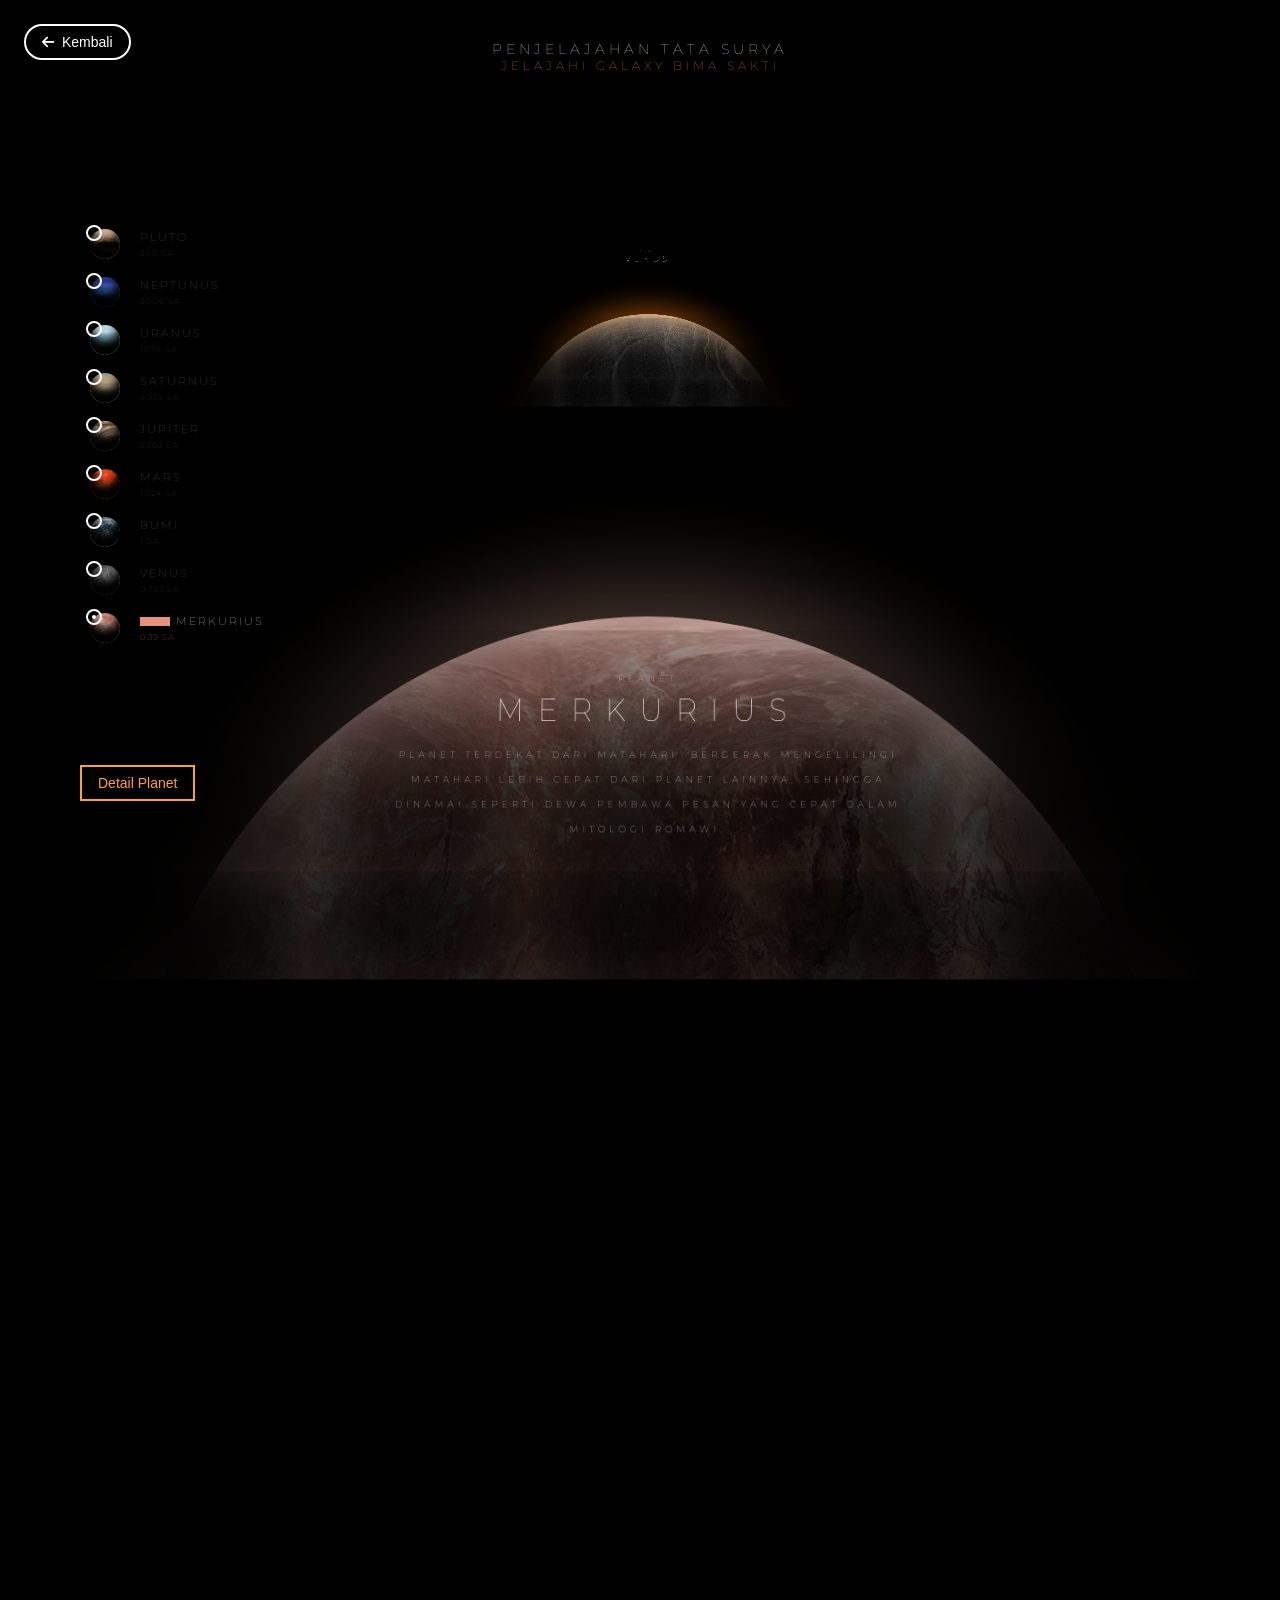
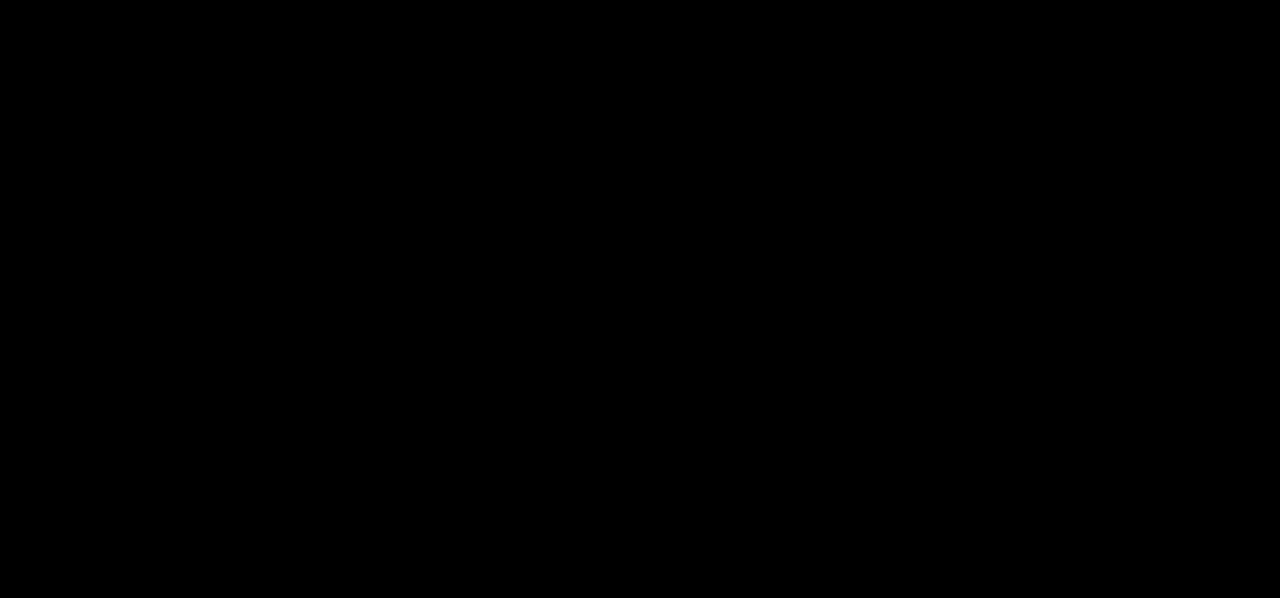
<file: Tata Surya/index.html>
<!DOCTYPE html>
<html lang="id">
  <head>
    <meta charset="UTF-8" />
    <meta name="viewport" content="width=device-width, initial-scale=1.0" />
    <link
      rel="stylesheet"
      href="https://cdnjs.cloudflare.com/ajax/libs/font-awesome/4.7.0/css/font-awesome.css"
    />
    <link
      rel="stylesheet"
      href="https://cdnjs.cloudflare.com/ajax/libs/font-awesome/6.4.0/css/all.min.css"
    />
    <link rel="stylesheet" href="./css/solarsystemv2.css" />
    <title>Sistem Tata Surya</title>
  </head>
  <body>
    <div class="back-container">
      <button id="back-btn" class="back-btn">
        <i class="fa-solid fa-arrow-left"></i>
        <span class="label">Kembali</span>
      </button>
    </div>

    <div class="detail-container">
      <button id="detail-btn" class="detail-btn">
        <span class="label">Detail Planet</span>
      </button>
    </div>
    <h1 class='logo'>
      Penjelajahan Tata Surya
      <span>Jelajahi Galaxy Bima Sakti</span>
    </h1>
    <input class="planet9" id="pluto" type="radio" name="planet" />
    <label class="menu pluto" for="pluto">
      <div class="preview"></div>
      <div class="info">
        <h2>
          <div class="pip"></div>
          Pluto
        </h2>
        <h3>39.5 SA</h3>
      </div>
    </label>

    <input class="planet8" id="neptune" type="radio" name="planet" />
    <label class="menu neptune" for="neptune">
      <div class="preview"></div>
      <div class="info">
        <h2>
          <div class="pip"></div>
          Neptunus
        </h2>
        <h3>30.06 SA</h3>
      </div>
    </label>

    <input class="planet7" id="uranus" type="radio" name="planet" />
    <label class="menu uranus" for="uranus">
      <div class="preview"></div>
      <div class="info">
        <h2>
          <div class="pip"></div>
          Uranus
        </h2>
        <h3>19.18 SA</h3>
      </div>
    </label>

    <input class="planet6" id="saturn" type="radio" name="planet" />
    <label class="menu saturn" for="saturn">
      <div class="preview"></div>
      <div class="info">
        <h2>
          <div class="pip"></div>
          Saturnus
        </h2>
        <h3>9.539 SA</h3>
      </div>
    </label>

    <input class="planet5" id="jupiter" type="radio" name="planet" />
    <label class="jupiter menu" for="jupiter">
      <div class="preview"></div>
      <div class="info">
        <h2>
          <div class="pip"></div>
          Jupiter
        </h2>
        <h3>5.203 SA</h3>
      </div>
    </label>

    <input
      class="planet4"
      id="mars"
      type="radio"
      name="planet"
      checked="checked"
    />
    <label class="mars menu" for="mars">
      <div class="preview"></div>
      <div class="info">
        <h2>
          <div class="pip"></div>
          Mars
        </h2>
        <h3>1.524 SA</h3>
      </div>
    </label>

    <input
      class="planet3"
      id="earth"
      type="radio"
      name="planet"
      checked="checked"
    />
    <label class="earth menu" for="earth">
      <div class="preview"></div>
      <div class="info">
        <h2>
          <div class="pip"></div>
          Bumi
        </h2>
        <h3>1 SA</h3>
      </div>
    </label>

    <input
      class="planet2"
      id="venus"
      type="radio"
      name="planet"
      checked="checked"
    />
    <label class="menu venus" for="venus">
      <div class="preview"></div>
      <div class="info">
        <h2>
          <div class="pip"></div>
          Venus
        </h2>
        <h3>0.723 SA</h3>
      </div>
    </label>

    <input
      class="planet1"
      id="mercury"
      type="radio"
      name="planet"
      checked="checked"
    />
    <label class="menu mercury" for="mercury">
      <div class="preview"></div>
      <div class="info">
        <h2>
          <div class="pip"></div>
          Merkurius
        </h2>
        <h3>0.39 SA</h3>
      </div>
    </label>

    <div class="solar">
      <div class="solar_systm">
        <div class="mercury planet">
          <div class="mercury planet_description">
            <h2>Planet</h2>
            <h1>Merkurius</h1>
            <p>
              Planet terdekat dari Matahari. Bergerak mengelilingi Matahari
              lebih cepat dari planet lainnya, sehingga dinamai seperti dewa
              pembawa pesan yang cepat dalam mitologi Romawi.
            </p>
          </div>
          <div class="overlay"></div>
        </div>
      </div>

      <div class="solar_systm">
        <div class="planet venus">
          <div class="planet_description venus">
            <h2>Planet</h2>
            <h1>Venus</h1>
            <p>
              Dinamai berdasarkan dewi cinta dan kecantikan Romawi. Pada zaman
              kuno, Venus dianggap sebagai dua bintang berbeda: bintang pagi dan
              bintang senja.
            </p>
          </div>
          <div class="overlay"></div>
        </div>
      </div>

      <div class="solar_systm">
        <div class="earth planet">
          <div class="moon moon">
            <h3>Bulan</h3>
            <h2>Bulan</h2>
          </div>
          <div class="m trajectory"></div>
          <div class="earth planet_description">
            <h2>Planet</h2>
            <h1>Bumi</h1>
            <p>
              Satu-satunya planet yang diketahui memiliki oksigen bebas, air
              cair, dan kehidupan.
            </p>
          </div>
          <div class="overlay"></div>
        </div>
      </div>

      <div class="solar_systm">
        <div class="mars planet">
          <div class="deimos moon">
            <h3>Bulan</h3>
            <h2>Deimos</h2>
          </div>
          <div class="d trajectory"></div>

          <div class="moon phoebos">
            <h3>Bulan</h3>
            <h2>Phobos</h2>
          </div>
          <div class="p trajectory"></div>

          <div class="mars planet_description">
            <h2>Planet</h2>
            <h1>Mars</h1>
            <p>Planet keempat dari Matahari, dikenal sebagai “Planet Merah”.</p>
            <label>
          </div>
          <div class="overlay"></div>
        </div>
      </div>

      <div class="solar_systm">
        <div class="jupiter planet">
          <div class="lo moon">
            <h3>Bulan</h3>
            <h2>Io</h2>
          </div>
          <div class="europa moon">
            <h3>Bulan</h3>
            <h2>Europa</h2>
          </div>
          <div class="ganymede moon">
            <h3>Bulan</h3>
            <h2>Ganymede</h2>
          </div>

          <div class="lop trajectory"></div>
          <div class="eu trajectory"></div>
          <div class="ga trajectory"></div>

          <div class="jupiter planet_description">
            <h2>Planet</h2>
            <h1>Jupiter</h1>
            <p>
              Planet terbesar di Tata Surya, dinamai berdasarkan raja para dewa
              Romawi.
            </p>
          </div>
          <div class="overlay"></div>
        </div>
      </div>

      <div class="solar_systm">
        <div class="planet saturn">
          <div class="moon titan">
            <h3>Bulan</h3>
            <h2>Titan</h2>
          </div>
          <div class="dione moon">
            <h3>Bulan</h3>
            <h2>Dione</h2>
          </div>
          <div class="enceladus moon">
            <h3>Bulan</h3>
            <h2>Enceladus</h2>
          </div>

          <div class="ti trajectory"></div>
          <div class="di trajectory"></div>
          <div class="enc trajectory"></div>

          <div class="planet_description saturn">
            <h2>Planet</h2>
            <h1>Saturnus</h1>
            <p>
              Planet keenam dari Matahari, dikenal dengan cincin spektakuler
              yang mengelilinginya.
            </p>
          </div>
          <div class="overlay"></div>
        </div>
      </div>

      <div class="solar_systm">
        <div class="planet uranus">
          <div class="miranda moon">
            <h3>Bulan</h3>
            <h2>Miranda</h2>
          </div>
          <div class="ariel moon">
            <h3>Bulan</h3>
            <h2>Ariel</h2>
          </div>
          <div class="moon umbriel">
            <h3>Bulan</h3>
            <h2>Umbriel</h2>
          </div>

          <div class="mir trajectory"></div>
          <div class="ari trajectory"></div>
          <div class="trajectory umb"></div>

          <div class="planet_description uranus">
            <h2>Planet</h2>
            <h1>Uranus</h1>
            <p>
              Planet pertama yang ditemukan menggunakan teleskop. Uranus
              memiliki kemiringan ekstrem yang membuatnya hampir menghadap
              Matahari secara langsung.
            </p>
          </div>
          <div class="overlay"></div>
        </div>
      </div>

      <div class="solar_systm">
        <div class="neptune planet">
          <div class="moon triton">
            <h3>Bulan</h3>
            <h2>Triton</h2>
          </div>
          <div class="moon proteus">
            <h3>Bulan</h3>
            <h2>Proteus</h2>
          </div>
          <div class="moon nereid">
            <h3>Bulan</h3>
            <h2>Nereid</h2>
          </div>

          <div class="trajectory tri"></div>
          <div class="pro trajectory"></div>
          <div class="ner trajectory"></div>

          <div class="neptune planet_description">
            <h2>Planet</h2>
            <h1>Neptunus</h1>
            <p>
              Planet kedelapan dari Matahari, terkenal dengan angin tercepat di
              Tata Surya.
            </p>
          </div>

          <div class="overlay"></div>
        </div>
      </div>

      <div class="solar_systm">
        <div class="planet pluto">
          <div class="planet_description pluto">
            <h2>Planet katai</h2>
            <h1>Pluto</h1>
            <p>
              Pluto pernah dianggap planet kesembilan, namun kini
              diklasifikasikan sebagai planet katai.
            </p>
          </div>
          <div class="overlay"></div>
        </div>
      </div>
    </div>

    <script>
      document.getElementById("back-btn").onclick = () => {
       window.location.href = "../Landing Page/index.html";
      };

      document.getElementById("detail-btn").onclick = () => {
        const selected = document.querySelector('input[name="planet"]:checked');
        if (!selected) return;

        const planetId = selected.id;
        window.location.href = `detail.html?${planetId}`;
      };
    </script>
  </body>
</html>
</file>
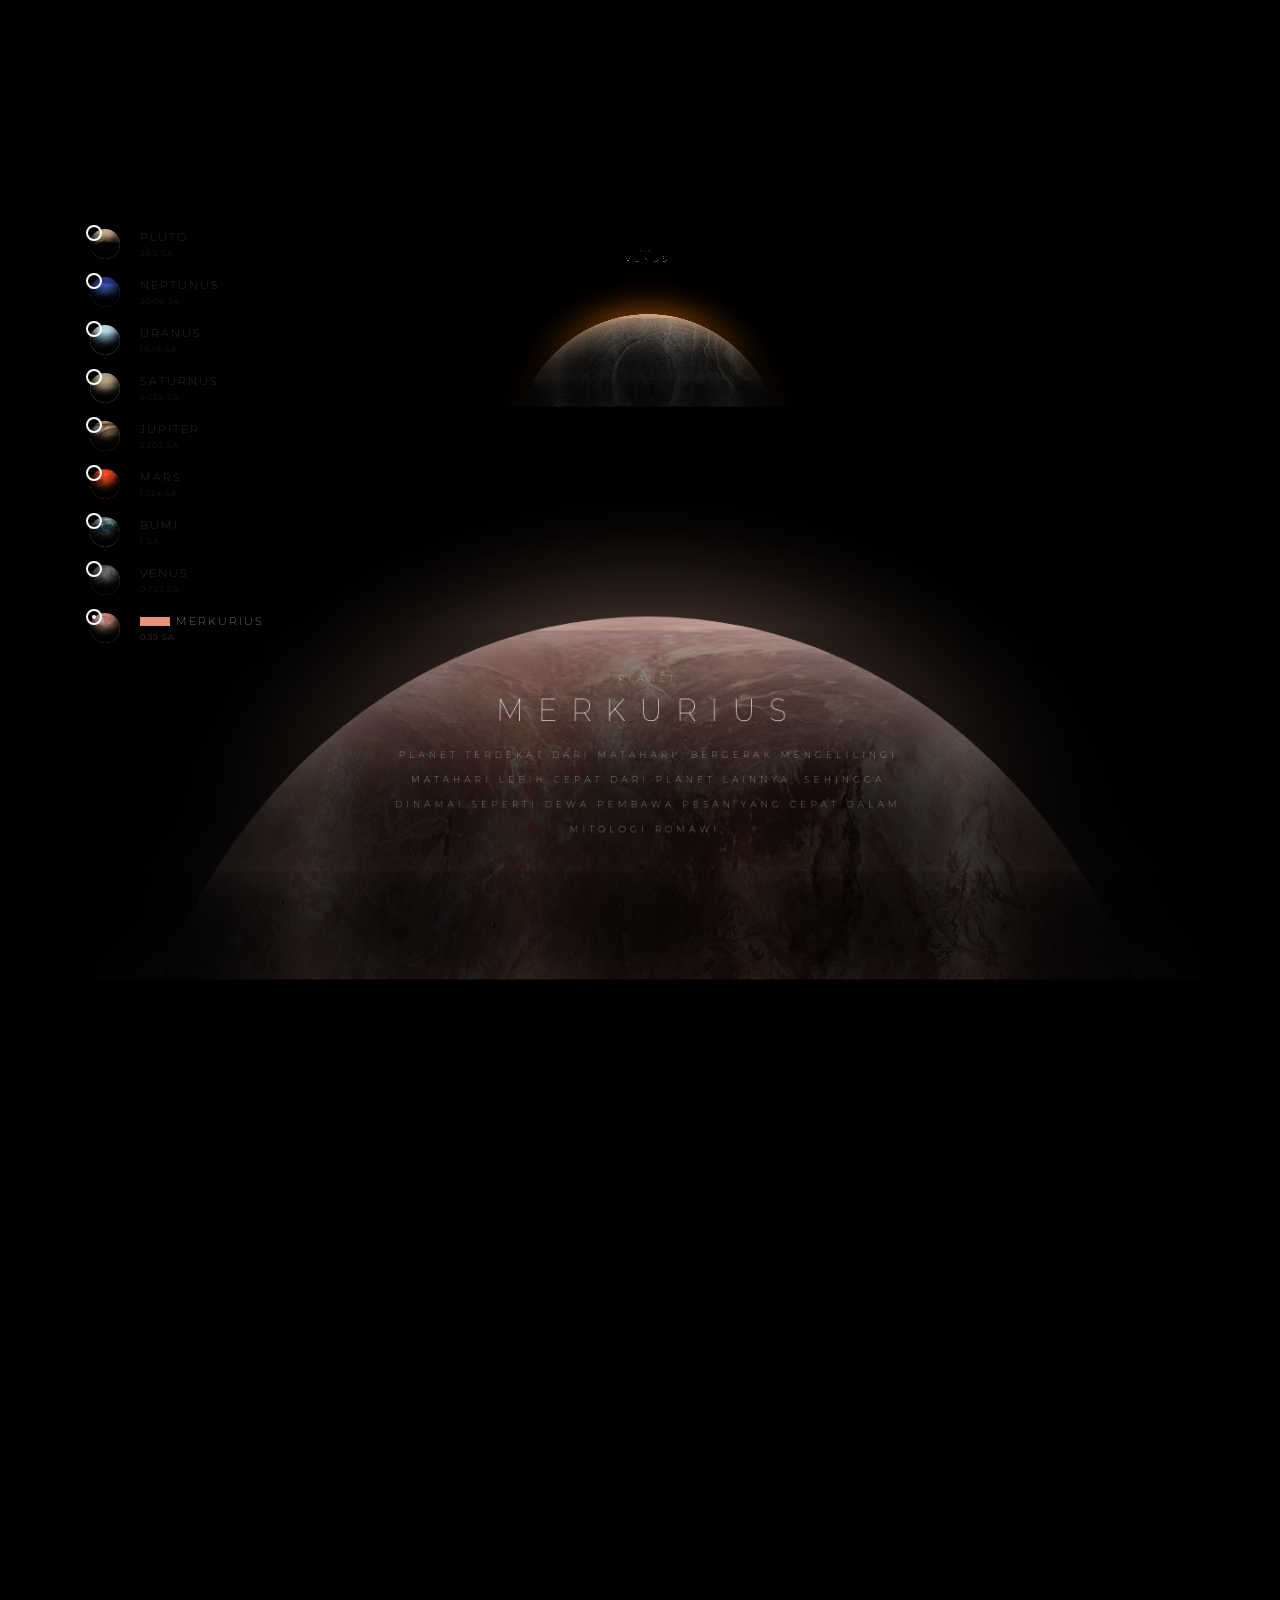
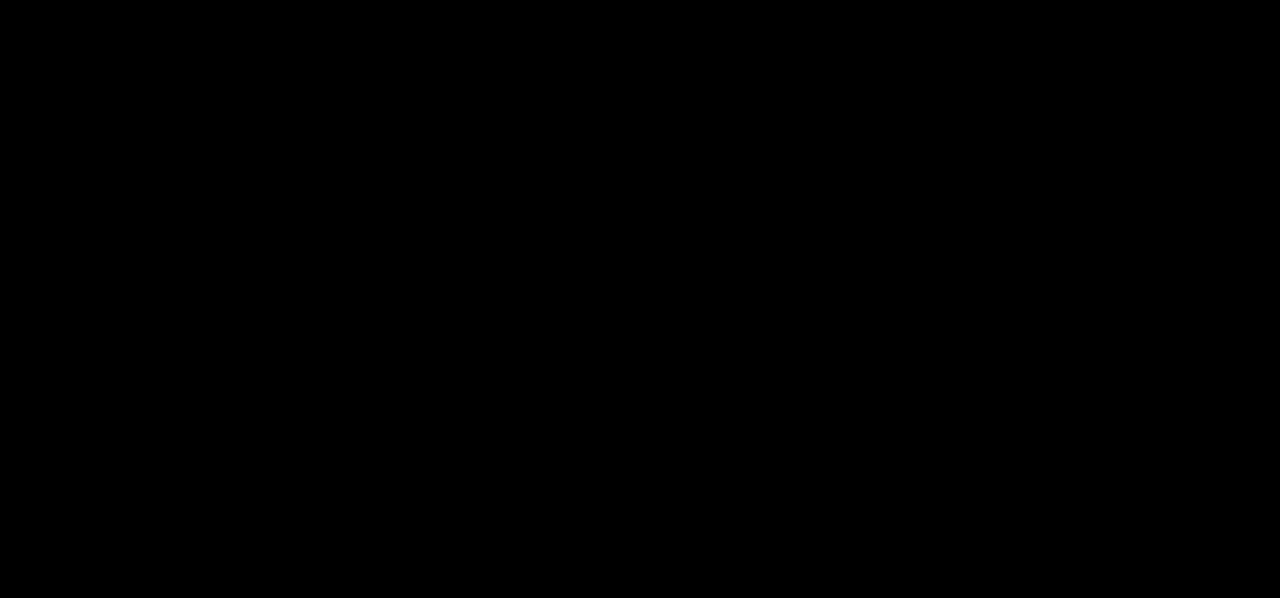
<file: Tata Surya/solarsystem.html>
<!DOCTYPE html>
<html lang="id">
<head>
  <meta charset="UTF-8">
  <meta name="viewport" content="width=device-width, initial-scale=1.0">
  <link rel="stylesheet" href="https://cdnjs.cloudflare.com/ajax/libs/font-awesome/4.7.0/css/font-awesome.css">
  <link rel="stylesheet" href="./css/solarsystemv2.css">
  <title>Sistem Tata Surya</title>
</head>
<body>
  <input class='planet9' id='pluto' type='radio' name='planet'>
  <label class='menu pluto' for='pluto'>
    <div class='preview'></div>
    <div class='info'>
      <h2><div class='pip'></div>Pluto</h2>
      <h3>39.5 SA</h3>
    </div>
  </label>

  <input class='planet8' id='neptune' type='radio' name='planet'>
  <label class='menu neptune' for='neptune'>
    <div class='preview'></div>
    <div class='info'>
      <h2><div class='pip'></div>Neptunus</h2>
      <h3>30.06 SA</h3>
    </div>
  </label>

  <input class='planet7' id='uranus' type='radio' name='planet'>
  <label class='menu uranus' for='uranus'>
    <div class='preview'></div>
    <div class='info'>
      <h2><div class='pip'></div>Uranus</h2>
      <h3>19.18 SA</h3>
    </div>
  </label>

  <input class='planet6' id='saturn' type='radio' name='planet'>
  <label class='menu saturn' for='saturn'>
    <div class='preview'></div>
    <div class='info'>
      <h2><div class='pip'></div>Saturnus</h2>
      <h3>9.539 SA</h3>
    </div>
  </label>

  <input class='planet5' id='jupiter' type='radio' name='planet'>
  <label class='jupiter menu' for='jupiter'>
    <div class='preview'></div>
    <div class='info'>
      <h2><div class='pip'></div>Jupiter</h2>
      <h3>5.203 SA</h3>
    </div>
  </label>

  <input class='planet4' id='mars' type='radio' name='planet' checked='checked'>
  <label class='mars menu' for='mars'>
    <div class='preview'></div>
    <div class='info'>
      <h2><div class='pip'></div>Mars</h2>
      <h3>1.524 SA</h3>
    </div>
  </label>

  <input class='planet3' id='earth' type='radio' name='planet' checked='checked'>
  <label class='earth menu' for='earth'>
    <div class='preview'></div>
    <div class='info'>
      <h2><div class='pip'></div>Bumi</h2>
      <h3>1 SA</h3>
    </div>
  </label>

  <input class='planet2' id='venus' type='radio' name='planet' checked='checked'>
  <label class='menu venus' for='venus'>
    <div class='preview'></div>
    <div class='info'>
      <h2><div class='pip'></div>Venus</h2>
      <h3>0.723 SA</h3>
    </div>
  </label>

  <input class='planet1' id='mercury' type='radio' name='planet' checked='checked'>
  <label class='menu mercury' for='mercury'>
    <div class='preview'></div>
    <div class='info'>
      <h2><div class='pip'></div>Merkurius</h2>
      <h3>0.39 SA</h3>
    </div>
  </label>

  <div class='solar'>
    <div class='solar_systm'>
      <div class='mercury planet'>
        <div class='mercury planet_description'>
          <h2>Planet</h2>
          <h1>Merkurius</h1>
          <p>Planet terdekat dari Matahari. Bergerak mengelilingi Matahari lebih cepat dari planet lainnya, sehingga dinamai seperti dewa pembawa pesan yang cepat dalam mitologi Romawi.</p>
        </div>
        <div class='overlay'></div>
      </div>
    </div>

    <div class='solar_systm'>
      <div class='planet venus'>
        <div class='planet_description venus '>
          <h2>Planet</h2>
          <h1>Venus</h1>
          <p>Dinamai berdasarkan dewi cinta dan kecantikan Romawi. Pada zaman kuno, Venus dianggap sebagai dua bintang berbeda: bintang pagi dan bintang senja.</p>
        </div>
        <div class='overlay'></div>
      </div>
    </div>

    <div class='solar_systm'>
      <div class='earth planet'>
        <div class='moon moon'>
          <h3>Bulan</h3>
          <h2>Bulan</h2>
        </div>
        <div class='m trajectory'></div>
        <div class='earth planet_description'>
          <h2>Planet</h2>
          <h1>Bumi</h1>
          <p>Satu-satunya planet yang diketahui memiliki oksigen bebas, air cair, dan kehidupan.</p>
        </div>
        <div class='overlay'></div>
      </div>
    </div>

    <div class='solar_systm'>
      <div class='mars planet'>
        <div class='deimos moon'>
          <h3>Bulan</h3>
          <h2>Deimos</h2>
        </div>
        <div class='d trajectory'></div>

        <div class='moon phoebos'>
          <h3>Bulan</h3>
          <h2>Phobos</h2>
        </div>
        <div class='p trajectory'></div>

        <div class='mars planet_description'>
          <h2>Planet</h2>
          <h1>Mars</h1>
          <p>Planet keempat dari Matahari, dikenal sebagai “Planet Merah”.</p>
        </div>
        <div class='overlay'></div>
      </div>
    </div>

    <div class='solar_systm'>
      <div class='jupiter planet'>
        <div class='lo moon'><h3>Bulan</h3><h2>Io</h2></div>
        <div class='europa moon'><h3>Bulan</h3><h2>Europa</h2></div>
        <div class='ganymede moon'><h3>Bulan</h3><h2>Ganymede</h2></div>

        <div class='lop trajectory'></div>
        <div class='eu trajectory'></div>
        <div class='ga trajectory'></div>

        <div class='jupiter planet_description'>
          <h2>Planet</h2>
          <h1>Jupiter</h1>
          <p>Planet terbesar di Tata Surya, dinamai berdasarkan raja para dewa Romawi.</p>
        </div>
        <div class='overlay'></div>
      </div>
    </div>

    <div class='solar_systm'>
      <div class='planet saturn'>
        <div class='moon titan'><h3>Bulan</h3><h2>Titan</h2></div>
        <div class='dione moon'><h3>Bulan</h3><h2>Dione</h2></div>
        <div class='enceladus moon'><h3>Bulan</h3><h2>Enceladus</h2></div>

        <div class='ti trajectory'></div>
        <div class='di trajectory'></div>
        <div class='enc trajectory'></div>

        <div class='planet_description saturn'>
          <h2>Planet</h2>
          <h1>Saturnus</h1>
          <p>Planet keenam dari Matahari, dikenal dengan cincin spektakuler yang mengelilinginya.</p>
        </div>
        <div class='overlay'></div>
      </div>
    </div>

    <div class='solar_systm'>
      <div class='planet uranus'>
        <div class='miranda moon'><h3>Bulan</h3><h2>Miranda</h2></div>
        <div class='ariel moon'><h3>Bulan</h3><h2>Ariel</h2></div>
        <div class='moon umbriel'><h3>Bulan</h3><h2>Umbriel</h2></div>

        <div class='mir trajectory'></div>
        <div class='ari trajectory'></div>
        <div class='trajectory umb'></div>

        <div class='planet_description uranus '>
          <h2>Planet</h2>
          <h1>Uranus</h1>
          <p>Planet pertama yang ditemukan menggunakan teleskop. Uranus memiliki kemiringan ekstrem yang membuatnya hampir menghadap Matahari secara langsung.</p>
        </div>
        <div class='overlay'></div>
      </div>
    </div>

    <div class='solar_systm'>
      <div class='neptune planet'>
        <div class='moon triton'><h3>Bulan</h3><h2>Triton</h2></div>
        <div class='moon proteus'><h3>Bulan</h3><h2>Proteus</h2></div>
        <div class='moon nereid'><h3>Bulan</h3><h2>Nereid</h2></div>

        <div class='trajectory tri'></div>
        <div class='pro trajectory'></div>
        <div class='ner trajectory'></div>

        <div class='neptune planet_description'>
          <h2>Planet</h2>
          <h1>Neptunus</h1>
          <p>Planet kedelapan dari Matahari, terkenal dengan angin tercepat di Tata Surya.</p>
        </div>

        <div class='overlay'></div>
      </div>
    </div>

    <div class='solar_systm'>
      <div class='planet pluto'>
        <div class='planet_description pluto'>
          <h2>Planet katai</h2>
          <h1>Pluto</h1>
          <p>Pluto pernah dianggap planet kesembilan, namun kini diklasifikasikan sebagai planet katai.</p>
        </div>
        <div class='overlay'></div>
      </div>
    </div>
  </div>
</body>
</html>
</file>
<file: Tata Surya/css/solarsystemv2.css>
@import url("https://fonts.googleapis.com/css?family=Montserrat:300,400,700");
.solar_systm {
  transform-style: preserve-3d;
  pointer-events: auto;
  height: 100%;
  position: absolute;
  left: 0;
  right: 0;
}

body .solar_systm .planet, body input[type=radio][name=planet]::after, body .overlay {
  position: absolute;
  left: 0;
  right: 0;
  top: 50%;
  transform: translateY(-50%);
  margin: auto;
}

body .solar_systm .planet.neptune .trajectory.ner, body .solar_systm .planet.neptune .trajectory.pro, body .solar_systm .planet.neptune .trajectory.tri, body .solar_systm .planet.uranus .trajectory.umb, body .solar_systm .planet.uranus .trajectory.ari, body .solar_systm .planet.uranus .trajectory.mir, body .solar_systm .planet.saturn .trajectory.enc, body .solar_systm .planet.saturn .trajectory.di, body .solar_systm .planet.saturn .trajectory.ti, body .solar_systm .planet.jupiter .trajectory.ga, body .solar_systm .planet.jupiter .trajectory.eu, body .solar_systm .planet.jupiter .trajectory.lop, body .solar_systm .planet.mars .trajectory.p, body .solar_systm .planet.mars .trajectory.d, body .solar_systm .planet.earth .trajectory.m {
  border: 2px dashed white;
  position: absolute;
  border-radius: 3400px;
  background: none !important;
  z-index: -2;
}

body .solar_systm .planet {
  height: 1200px;
  width: 1200px;
  border-radius: 600px;
  background: red;
  transition: transform 2.8s 0.23s cubic-bezier(0.33, 0, 0, 1), opacity 2s 0.8s, box-shadow 0s 0s;
  background-size: 1140px 910px !important;
  top: auto;
  bottom: -920px;
}
body .solar_systm .planet .moon {
  height: 200px;
  width: 200px;
  border-radius: 600px;
  background: red;
  position: absolute;
  text-align: center;
  color: white;
  text-transform: uppercase;
  opacity: 0;
  transition: all 0.6s 0.2s;
}
body .solar_systm .planet .moon h2 {
  font-weight: 100;
  font-size: 40px;
  letter-spacing: 5px;
  margin: 0;
  position: relative;
  top: -120px;
}
body .solar_systm .planet .moon h3 {
  font-weight: 100;
  font-size: 20px;
  letter-spacing: 5px;
  color: #fea082;
  margin: 0;
  position: relative;
  top: -120px;
}
@keyframes planet {
  from {
    background-position-y: 0px;
  }
  to {
    background-position-y: -1000px;
  }
}

body .solar {
  position: absolute;
  transform: rotatex(-20deg);
  perspective: 800px;
  width: 100%;
  height: 100%;
  transform-style: preserve-3d;
}

body input[type=radio][name=planet]::after {
  width: 220px;
  height: 220px;
  border-radius: 550px;
  appearance: none;
  outline: none;
  cursor: pointer;
  z-index: 12;
  left: 18px;
  bottom: 282px;
}

body {
  overflow: hidden;
  background: black;
  height: 100vh;
  font-family: "Montserrat", sans-serif;
}
body .logo {
  color: white;
  position: absolute;
  top: 40px;
  left: 0;
  right: 0;
  margin: auto;
  text-align: center;
  font-size: 14px;
  text-transform: uppercase;
  font-weight: 100;
  letter-spacing: 4px;
}
body .logo span {
  font-size: 12px;
  color: #f39041;
  display: block;
}
body label {
  cursor: pointer;
}
body label.mercury > .preview {
  background: url("../assets/merkurius2.jpg") !important;
}
body label.venus > .preview {
  background: url("../assets/venus2.jpg") !important;
}
body label.earth > .preview {
  background: url("../assets/earth2.jpg") !important;
}
body label.mars > .preview {
  background: url("../assets/mars2.jpg") !important;
}
body label.jupiter > .preview {
  background: url("../assets/jupiter2.jpg") !important;
}
body label.saturn > .preview {
  background: url("../assets/saturn2.jpg") !important;
}
body label.uranus > .preview {
  background: url("../assets/uranus2.png") !important;
}
body label.neptune > .preview {
  background: url("../assets/neptune2.jpg") !important; 
}
body label.pluto > .preview {
  background: url("../assets/pluto2.png") !important;
}
body label.menu {
  color: white;
  display: block;
  position: absolute;
  cursor: pointer;
  left: 90px;
  z-index: 2;
}
body label.menu:after {
  display: block;
  width: 12px;
  height: 12px;
  border: 2px solid white;
  border-radius: 60px;
  content: "";
  z-index: 2;
  position: absolute;
  top: -4px;
  left: -4px;
}
body label.menu:hover h2, body label.menu:hover h3 {
  opacity: 1;
}
body label.menu.mercury h2 .pip {
  background: #E8927C;
}
body label.menu.venus h2 .pip {
  background: #b45d15;
}
body label.menu.earth h2 .pip {
  background: #26daaa;
}
body label.menu.mars h2 .pip {
  background: #e55f45;
}
body label.menu.jupiter h2 .pip {
  background: orange;
}
body label.menu.saturn h2 .pip {
  background: #b29d81;
}
body label.menu.uranus h2 .pip {
  background: #8dcdd8;
}
body label.menu.neptune h2 .pip {
  background: #4f83e2;
}
body label.menu.pluto h2 .pip {
  background: #FF8732;
}
body label.menu .preview {
  width: 30px;
  height: 30px;
  background: yellow;
  float: left;
  background-size: auto 100% !important;
  position: absolute;
  border-radius: 100px;
  box-shadow: 0 -13px 10px 2px black inset;
}
body label.menu .info {
  position: relative;
  left: 50px;
  top: 1px;
}
body label.menu h2,
body label.menu h3 {
  text-transform: uppercase;
  margin: 0;
  font-weight: 100;
  letter-spacing: 2px;
}
body label.menu h2 {
  font-size: 11px;
  opacity: 0.4;
  margin-bottom: 4px;
}
body label.menu h2 .pip {
  width: 0;
  height: 9px;
  background: #fea082;
  float: left;
  position: relative;
  top: 3px;
  transition: all 0.3s;
  margin-right: 0px;
}
body label.menu h3 {
  font-size: 8px;
  letter-spacing: 1px;
  transition: all 0.3s;
  opacity: 0.3;
}
body label.menu:nth-of-type(1) {
  top: calc(50vh + 100px + ((14px + 34px) * 1) + 0px - 369px);
}
body label.menu:nth-of-type(2) {
  top: calc(50vh + 100px + ((14px + 34px) * 2) + 0px - 369px);
}
body label.menu:nth-of-type(3) {
  top: calc(50vh + 100px + ((14px + 34px) * 3) + 0px - 369px);
}
body label.menu:nth-of-type(4) {
  top: calc(50vh + 100px + ((14px + 34px) * 4) + 0px - 369px);
}
body label.menu:nth-of-type(5) {
  top: calc(50vh + 100px + ((14px + 34px) * 5) + 0px - 369px);
}
body label.menu:nth-of-type(6) {
  top: calc(50vh + 100px + ((14px + 34px) * 6) + 0px - 369px);
}
body label.menu:nth-of-type(7) {
  top: calc(50vh + 100px + ((14px + 34px) * 7) + 0px - 369px);
}
body label.menu:nth-of-type(8) {
  top: calc(50vh + 100px + ((14px + 34px) * 8) + 0px - 369px);
}
body label.menu:nth-of-type(9) {
  top: calc(50vh + 100px + ((14px + 34px) * 9) + 0px - 369px);
}
body input.read {
  display: none;
}
body .read:checked + label + input + .panel {
  right: 0;
}
body .read:checked + label {
  width: calc(100% - 420px);
}
body .read:checked + label::after {
  opacity: 1;
  left: 0;
}
body .read:checked + label + label {
  transition: all 0.3s 0.6s;
  opacity: 1;
}
body .read:not(:checked) + label + label {
  transition: all 0.3s 0s;
  opacity: 0;
}
body label.close {
  position: absolute;
  right: 60px;
  opacity: 0;
  transition: all 0.3s 0.4s;
  z-index: 3;
  top: 65px;
}
body label.closeBig {
  position: absolute;
  top: 0;
  left: 0;
  z-index: 3;
  height: 100vh;
  transition: all 0.2s;
  z-index: 10;
  width: 0;
  background: rgba(56, 37, 99, 0.38);
}
body label.closeBig::after {
  content: "Back";
  text-align: center;
  font-size: 30px;
  color: white;
  position: absolute;
  left: -140px;
  opacity: 0;
  right: 0;
  top: 50%;
  transform: translateY(-50%);
}
body .overlay {
  border-bottom: 1020px solid black;
  width: 1800px;
  height: 620px;
  top: auto;
  -webkit-transform: none;
  transform: none;
  top: -240px;
  left: -303px;
  opacity: 1;
  border-radius: 100%;
  z-index: 0;
  box-shadow: 0px -190px 215px 110px black inset;
}
body input[type=radio][name=planet] {
  appearance: none;
}
body input[type=radio][name=planet]::after {
  content: "";
}
body input[type=radio][name=planet].planet1:checked::after {
  display: none;
}
body input[type=radio][name=planet].planet1:checked + label + input::after {
  display: none;
}
body input[type=radio][name=planet].planet1:checked + label + div .solar_systm:nth-of-type(1) {
  pointer-events: all;
}
body input[type=radio][name=planet].planet1:checked + label + div .solar_systm:nth-of-type(1) .planet {
  transform: translateZ(0px) translateY(0) rotatex(4deg) scaleX(0.89);
  opacity: 2;
  animation: planet 60s 3.9s infinite linear;
}
body input[type=radio][name=planet].planet1:checked + label + div .solar_systm:nth-of-type(1) .planet_description {
  opacity: 1;
  transition: all 0.6s 2.6s;
}
body input[type=radio][name=planet].planet1:checked + label + div .solar_systm:nth-of-type(1) .planet_description h2,
body input[type=radio][name=planet].planet1:checked + label + div .solar_systm:nth-of-type(1) .planet_description h1 {
  position: relative;
  top: 0px;
  transition: all 0.5s 3s;
}
body input[type=radio][name=planet].planet1:checked + label + div .solar_systm:nth-of-type(1) .planet_description p,
body input[type=radio][name=planet].planet1:checked + label + div .solar_systm:nth-of-type(1) .planet_description a {
  transition: all 1s 3.5s, padding 0.3s 0s;
  opacity: 1;
}
body input[type=radio][name=planet].planet1:checked + label + div .solar_systm:nth-of-type(1) .planet .moon {
  opacity: 1;
  transition: all 1s 3.2s;
}
body input[type=radio][name=planet].planet1:checked + label + div .solar_systm:nth-of-type(1) .planet .trajectory {
  opacity: 0.2;
  transition: all 0.6s 2.9s;
}
body input[type=radio][name=planet].planet1:checked + label + div .solar_systm:nth-of-type(1) .planet .overlay {
  opacity: 1;
  top: -240px;
}
body input[type=radio][name=planet].planet1:checked + label + div .solar_systm:nth-of-type(2) .planet {
  transform: translateZ(-2300px) translateY(0) rotatex(4deg) scaleX(0.89);
  opacity: 1;
}
body input[type=radio][name=planet].planet1:checked + label + div .solar_systm:nth-of-type(3) .planet {
  transform: translateZ(-4600px) translateY(0) rotatex(4deg) scaleX(0.89);
  opacity: 0;
}
body input[type=radio][name=planet].planet1:checked + label + div .solar_systm:nth-of-type(4) .planet {
  transform: translateZ(-6900px) translateY(0) rotatex(4deg) scaleX(0.89);
  opacity: -1;
}
body input[type=radio][name=planet].planet1:checked + label + div .solar_systm:nth-of-type(5) .planet {
  transform: translateZ(-9200px) translateY(0) rotatex(4deg) scaleX(0.89);
  opacity: -2;
}
body input[type=radio][name=planet].planet1:checked + label + div .solar_systm:nth-of-type(6) .planet {
  transform: translateZ(-11500px) translateY(0) rotatex(4deg) scaleX(0.89);
  opacity: -3;
}
body input[type=radio][name=planet].planet1:checked + label + div .solar_systm:nth-of-type(7) .planet {
  transform: translateZ(-13800px) translateY(0) rotatex(4deg) scaleX(0.89);
  opacity: -4;
}
body input[type=radio][name=planet].planet1:checked + label + div .solar_systm:nth-of-type(8) .planet {
  transform: translateZ(-16100px) translateY(0) rotatex(4deg) scaleX(0.89);
  opacity: -5;
}
body input[type=radio][name=planet].planet1:checked + label + div .solar_systm:nth-of-type(9) .planet {
  transform: translateZ(-18400px) translateY(0) rotatex(4deg) scaleX(0.89);
  opacity: -6;
}
body input[type=radio][name=planet].planet1:checked + label.mercury > .info h3 {
  color: #E8927C;
}
body input[type=radio][name=planet].planet1:checked + label.venus > .info h3 {
  color: #b45d15;
}
body input[type=radio][name=planet].planet1:checked + label.earth > .info h3 {
  color: #26daaa;
}
body input[type=radio][name=planet].planet1:checked + label.mars > .info h3 {
  color: #e55f45;
}
body input[type=radio][name=planet].planet1:checked + label.jupiter > .info h3 {
  color: orange;
}
body input[type=radio][name=planet].planet1:checked + label.saturn > .info h3 {
  color: #b29d81;
}
body input[type=radio][name=planet].planet1:checked + label.uranus > .info h3 {
  color: #8dcdd8;
}
body input[type=radio][name=planet].planet1:checked + label.neptune > .info h3 {
  color: #4f83e2;
}
body input[type=radio][name=planet].planet1:checked + label.pluto > .info h3 {
  color: #FF8732;
}
body input[type=radio][name=planet].planet1:checked + label {
  opacity: 1;
}
body input[type=radio][name=planet].planet1:checked + label:before {
  display: block;
  width: 4px;
  height: 4px;
  position: absolute;
  left: 2px;
  top: 2px;
  z-index: 2;
  background: white;
  border-radius: 4px;
  content: "";
}
body input[type=radio][name=planet].planet1:checked + label > .info h2 {
  opacity: 1;
}
body input[type=radio][name=planet].planet1:checked + label > .info h2 .pip {
  width: 30px;
  margin-right: 6px;
}
body input[type=radio][name=planet].planet1:checked + label > .info h3 {
  opacity: 1;
  color: #fea082;
}
body input[type=radio][name=planet] {
  appearance: none;
}
body input[type=radio][name=planet]::after {
  content: "";
}
body input[type=radio][name=planet].planet2:checked::after {
  display: none;
}
body input[type=radio][name=planet].planet2:checked + label + input::after {
  display: none;
}
body input[type=radio][name=planet].planet2:checked + label + input + label + input::after {
  display: none;
}
body input[type=radio][name=planet].planet2:checked + label + input + label + div .solar_systm:nth-of-type(2) {
  pointer-events: all;
}
body input[type=radio][name=planet].planet2:checked + label + input + label + div .solar_systm:nth-of-type(1) .planet {
  transform: translateZ(2300px) translateY(0) rotatex(4deg) scaleX(0.89);
  opacity: 3;
}
body input[type=radio][name=planet].planet2:checked + label + input + label + div .solar_systm:nth-of-type(2) .planet {
  transform: translateZ(0px) translateY(0) rotatex(4deg) scaleX(0.89);
  opacity: 2;
  animation: planet 60s 3.9s infinite linear;
}
body input[type=radio][name=planet].planet2:checked + label + input + label + div .solar_systm:nth-of-type(2) .planet_description {
  opacity: 1;
  transition: all 0.6s 2.6s;
}
body input[type=radio][name=planet].planet2:checked + label + input + label + div .solar_systm:nth-of-type(2) .planet_description h2,
body input[type=radio][name=planet].planet2:checked + label + input + label + div .solar_systm:nth-of-type(2) .planet_description h1 {
  position: relative;
  top: 0px;
  transition: all 0.5s 3s;
}
body input[type=radio][name=planet].planet2:checked + label + input + label + div .solar_systm:nth-of-type(2) .planet_description p,
body input[type=radio][name=planet].planet2:checked + label + input + label + div .solar_systm:nth-of-type(2) .planet_description a {
  transition: all 1s 3.5s, padding 0.3s 0s;
  opacity: 1;
}
body input[type=radio][name=planet].planet2:checked + label + input + label + div .solar_systm:nth-of-type(2) .planet .moon {
  opacity: 1;
  transition: all 1s 3.2s;
}
body input[type=radio][name=planet].planet2:checked + label + input + label + div .solar_systm:nth-of-type(2) .planet .trajectory {
  opacity: 0.2;
  transition: all 0.6s 2.9s;
}
body input[type=radio][name=planet].planet2:checked + label + input + label + div .solar_systm:nth-of-type(2) .planet .overlay {
  opacity: 1;
  top: -240px;
}
body input[type=radio][name=planet].planet2:checked + label + input + label + div .solar_systm:nth-of-type(3) .planet {
  transform: translateZ(-2300px) translateY(0) rotatex(4deg) scaleX(0.89);
  opacity: 1;
}
body input[type=radio][name=planet].planet2:checked + label + input + label + div .solar_systm:nth-of-type(4) .planet {
  transform: translateZ(-4600px) translateY(0) rotatex(4deg) scaleX(0.89);
  opacity: 0;
}
body input[type=radio][name=planet].planet2:checked + label + input + label + div .solar_systm:nth-of-type(5) .planet {
  transform: translateZ(-6900px) translateY(0) rotatex(4deg) scaleX(0.89);
  opacity: -1;
}
body input[type=radio][name=planet].planet2:checked + label + input + label + div .solar_systm:nth-of-type(6) .planet {
  transform: translateZ(-9200px) translateY(0) rotatex(4deg) scaleX(0.89);
  opacity: -2;
}
body input[type=radio][name=planet].planet2:checked + label + input + label + div .solar_systm:nth-of-type(7) .planet {
  transform: translateZ(-11500px) translateY(0) rotatex(4deg) scaleX(0.89);
  opacity: -3;
}
body input[type=radio][name=planet].planet2:checked + label + input + label + div .solar_systm:nth-of-type(8) .planet {
  transform: translateZ(-13800px) translateY(0) rotatex(4deg) scaleX(0.89);
  opacity: -4;
}
body input[type=radio][name=planet].planet2:checked + label + input + label + div .solar_systm:nth-of-type(9) .planet {
  transform: translateZ(-16100px) translateY(0) rotatex(4deg) scaleX(0.89);
  opacity: -5;
}
body input[type=radio][name=planet].planet2:checked + label.mercury > .info h3 {
  color: #E8927C;
}
body input[type=radio][name=planet].planet2:checked + label.venus > .info h3 {
  color: #b45d15;
}
body input[type=radio][name=planet].planet2:checked + label.earth > .info h3 {
  color: #26daaa;
}
body input[type=radio][name=planet].planet2:checked + label.mars > .info h3 {
  color: #e55f45;
}
body input[type=radio][name=planet].planet2:checked + label.jupiter > .info h3 {
  color: orange;
}
body input[type=radio][name=planet].planet2:checked + label.saturn > .info h3 {
  color: #b29d81;
}
body input[type=radio][name=planet].planet2:checked + label.uranus > .info h3 {
  color: #8dcdd8;
}
body input[type=radio][name=planet].planet2:checked + label.neptune > .info h3 {
  color: #4f83e2;
}
body input[type=radio][name=planet].planet2:checked + label.pluto > .info h3 {
  color: #FF8732;
}
body input[type=radio][name=planet].planet2:checked + label {
  opacity: 1;
}
body input[type=radio][name=planet].planet2:checked + label:before {
  display: block;
  width: 4px;
  height: 4px;
  position: absolute;
  left: 2px;
  top: 2px;
  z-index: 2;
  background: white;
  border-radius: 4px;
  content: "";
}
body input[type=radio][name=planet].planet2:checked + label > .info h2 {
  opacity: 1;
}
body input[type=radio][name=planet].planet2:checked + label > .info h2 .pip {
  width: 30px;
  margin-right: 6px;
}
body input[type=radio][name=planet].planet2:checked + label > .info h3 {
  opacity: 1;
  color: #fea082;
}
body input[type=radio][name=planet] {
  appearance: none;
}
body input[type=radio][name=planet]::after {
  content: "";
}
body input[type=radio][name=planet].planet3:checked::after {
  display: none;
}
body input[type=radio][name=planet].planet3:checked + label + input::after {
  display: none;
}
body input[type=radio][name=planet].planet3:checked + label + input + label + input::after {
  display: none;
}
body input[type=radio][name=planet].planet3:checked + label + input + label + input + label + input::after {
  display: none;
}
body input[type=radio][name=planet].planet3:checked + label + input + label + input + label + div .solar_systm:nth-of-type(3) {
  pointer-events: all;
}
body input[type=radio][name=planet].planet3:checked + label + input + label + input + label + div .solar_systm:nth-of-type(1) .planet {
  transform: translateZ(4600px) translateY(0) rotatex(4deg) scaleX(0.89);
  opacity: 4;
}
body input[type=radio][name=planet].planet3:checked + label + input + label + input + label + div .solar_systm:nth-of-type(2) .planet {
  transform: translateZ(2300px) translateY(0) rotatex(4deg) scaleX(0.89);
  opacity: 3;
}
body input[type=radio][name=planet].planet3:checked + label + input + label + input + label + div .solar_systm:nth-of-type(3) .planet {
  transform: translateZ(0px) translateY(0) rotatex(4deg) scaleX(0.89);
  opacity: 2;
  animation: planet 60s 3.9s infinite linear;
}
body input[type=radio][name=planet].planet3:checked + label + input + label + input + label + div .solar_systm:nth-of-type(3) .planet_description {
  opacity: 1;
  transition: all 0.6s 2.6s;
}
body input[type=radio][name=planet].planet3:checked + label + input + label + input + label + div .solar_systm:nth-of-type(3) .planet_description h2,
body input[type=radio][name=planet].planet3:checked + label + input + label + input + label + div .solar_systm:nth-of-type(3) .planet_description h1 {
  position: relative;
  top: 0px;
  transition: all 0.5s 3s;
}
body input[type=radio][name=planet].planet3:checked + label + input + label + input + label + div .solar_systm:nth-of-type(3) .planet_description p,
body input[type=radio][name=planet].planet3:checked + label + input + label + input + label + div .solar_systm:nth-of-type(3) .planet_description a {
  transition: all 1s 3.5s, padding 0.3s 0s;
  opacity: 1;
}
body input[type=radio][name=planet].planet3:checked + label + input + label + input + label + div .solar_systm:nth-of-type(3) .planet .moon {
  opacity: 1;
  transition: all 1s 3.2s;
}
body input[type=radio][name=planet].planet3:checked + label + input + label + input + label + div .solar_systm:nth-of-type(3) .planet .trajectory {
  opacity: 0.2;
  transition: all 0.6s 2.9s;
}
body input[type=radio][name=planet].planet3:checked + label + input + label + input + label + div .solar_systm:nth-of-type(3) .planet .overlay {
  opacity: 1;
  top: -240px;
}
body input[type=radio][name=planet].planet3:checked + label + input + label + input + label + div .solar_systm:nth-of-type(4) .planet {
  transform: translateZ(-2300px) translateY(0) rotatex(4deg) scaleX(0.89);
  opacity: 1;
}
body input[type=radio][name=planet].planet3:checked + label + input + label + input + label + div .solar_systm:nth-of-type(5) .planet {
  transform: translateZ(-4600px) translateY(0) rotatex(4deg) scaleX(0.89);
  opacity: 0;
}
body input[type=radio][name=planet].planet3:checked + label + input + label + input + label + div .solar_systm:nth-of-type(6) .planet {
  transform: translateZ(-6900px) translateY(0) rotatex(4deg) scaleX(0.89);
  opacity: -1;
}
body input[type=radio][name=planet].planet3:checked + label + input + label + input + label + div .solar_systm:nth-of-type(7) .planet {
  transform: translateZ(-9200px) translateY(0) rotatex(4deg) scaleX(0.89);
  opacity: -2;
}
body input[type=radio][name=planet].planet3:checked + label + input + label + input + label + div .solar_systm:nth-of-type(8) .planet {
  transform: translateZ(-11500px) translateY(0) rotatex(4deg) scaleX(0.89);
  opacity: -3;
}
body input[type=radio][name=planet].planet3:checked + label + input + label + input + label + div .solar_systm:nth-of-type(9) .planet {
  transform: translateZ(-13800px) translateY(0) rotatex(4deg) scaleX(0.89);
  opacity: -4;
}
body input[type=radio][name=planet].planet3:checked + label.mercury > .info h3 {
  color: #E8927C;
}
body input[type=radio][name=planet].planet3:checked + label.venus > .info h3 {
  color: #b45d15;
}
body input[type=radio][name=planet].planet3:checked + label.earth > .info h3 {
  color: #26daaa;
}
body input[type=radio][name=planet].planet3:checked + label.mars > .info h3 {
  color: #e55f45;
}
body input[type=radio][name=planet].planet3:checked + label.jupiter > .info h3 {
  color: orange;
}
body input[type=radio][name=planet].planet3:checked + label.saturn > .info h3 {
  color: #b29d81;
}
body input[type=radio][name=planet].planet3:checked + label.uranus > .info h3 {
  color: #8dcdd8;
}
body input[type=radio][name=planet].planet3:checked + label.neptune > .info h3 {
  color: #4f83e2;
}
body input[type=radio][name=planet].planet3:checked + label.pluto > .info h3 {
  color: #FF8732;
}
body input[type=radio][name=planet].planet3:checked + label {
  opacity: 1;
}
body input[type=radio][name=planet].planet3:checked + label:before {
  display: block;
  width: 4px;
  height: 4px;
  position: absolute;
  left: 2px;
  top: 2px;
  z-index: 2;
  background: white;
  border-radius: 4px;
  content: "";
}
body input[type=radio][name=planet].planet3:checked + label > .info h2 {
  opacity: 1;
}
body input[type=radio][name=planet].planet3:checked + label > .info h2 .pip {
  width: 30px;
  margin-right: 6px;
}
body input[type=radio][name=planet].planet3:checked + label > .info h3 {
  opacity: 1;
  color: #fea082;
}
body input[type=radio][name=planet] {
  appearance: none;
}
body input[type=radio][name=planet]::after {
  content: "";
}
body input[type=radio][name=planet].planet4:checked::after {
  display: none;
}
body input[type=radio][name=planet].planet4:checked + label + input::after {
  display: none;
}
body input[type=radio][name=planet].planet4:checked + label + input + label + input::after {
  display: none;
}
body input[type=radio][name=planet].planet4:checked + label + input + label + input + label + input::after {
  display: none;
}
body input[type=radio][name=planet].planet4:checked + label + input + label + input + label + input + label + input::after {
  display: none;
}
body input[type=radio][name=planet].planet4:checked + label + input + label + input + label + input + label + div .solar_systm:nth-of-type(4) {
  pointer-events: all;
}
body input[type=radio][name=planet].planet4:checked + label + input + label + input + label + input + label + div .solar_systm:nth-of-type(1) .planet {
  transform: translateZ(6900px) translateY(0) rotatex(4deg) scaleX(0.89);
  opacity: 5;
}
body input[type=radio][name=planet].planet4:checked + label + input + label + input + label + input + label + div .solar_systm:nth-of-type(2) .planet {
  transform: translateZ(4600px) translateY(0) rotatex(4deg) scaleX(0.89);
  opacity: 4;
}
body input[type=radio][name=planet].planet4:checked + label + input + label + input + label + input + label + div .solar_systm:nth-of-type(3) .planet {
  transform: translateZ(2300px) translateY(0) rotatex(4deg) scaleX(0.89);
  opacity: 3;
}
body input[type=radio][name=planet].planet4:checked + label + input + label + input + label + input + label + div .solar_systm:nth-of-type(4) .planet {
  transform: translateZ(0px) translateY(0) rotatex(4deg) scaleX(0.89);
  opacity: 2;
  animation: planet 60s 3.9s infinite linear;
}
body input[type=radio][name=planet].planet4:checked + label + input + label + input + label + input + label + div .solar_systm:nth-of-type(4) .planet_description {
  opacity: 1;
  transition: all 0.6s 2.6s;
}
body input[type=radio][name=planet].planet4:checked + label + input + label + input + label + input + label + div .solar_systm:nth-of-type(4) .planet_description h2,
body input[type=radio][name=planet].planet4:checked + label + input + label + input + label + input + label + div .solar_systm:nth-of-type(4) .planet_description h1 {
  position: relative;
  top: 0px;
  transition: all 0.5s 3s;
}
body input[type=radio][name=planet].planet4:checked + label + input + label + input + label + input + label + div .solar_systm:nth-of-type(4) .planet_description p,
body input[type=radio][name=planet].planet4:checked + label + input + label + input + label + input + label + div .solar_systm:nth-of-type(4) .planet_description a {
  transition: all 1s 3.5s, padding 0.3s 0s;
  opacity: 1;
}
body input[type=radio][name=planet].planet4:checked + label + input + label + input + label + input + label + div .solar_systm:nth-of-type(4) .planet .moon {
  opacity: 1;
  transition: all 1s 3.2s;
}
body input[type=radio][name=planet].planet4:checked + label + input + label + input + label + input + label + div .solar_systm:nth-of-type(4) .planet .trajectory {
  opacity: 0.2;
  transition: all 0.6s 2.9s;
}
body input[type=radio][name=planet].planet4:checked + label + input + label + input + label + input + label + div .solar_systm:nth-of-type(4) .planet .overlay {
  opacity: 1;
  top: -240px;
}
body input[type=radio][name=planet].planet4:checked + label + input + label + input + label + input + label + div .solar_systm:nth-of-type(5) .planet {
  transform: translateZ(-2300px) translateY(0) rotatex(4deg) scaleX(0.89);
  opacity: 1;
}
body input[type=radio][name=planet].planet4:checked + label + input + label + input + label + input + label + div .solar_systm:nth-of-type(6) .planet {
  transform: translateZ(-4600px) translateY(0) rotatex(4deg) scaleX(0.89);
  opacity: 0;
}
body input[type=radio][name=planet].planet4:checked + label + input + label + input + label + input + label + div .solar_systm:nth-of-type(7) .planet {
  transform: translateZ(-6900px) translateY(0) rotatex(4deg) scaleX(0.89);
  opacity: -1;
}
body input[type=radio][name=planet].planet4:checked + label + input + label + input + label + input + label + div .solar_systm:nth-of-type(8) .planet {
  transform: translateZ(-9200px) translateY(0) rotatex(4deg) scaleX(0.89);
  opacity: -2;
}
body input[type=radio][name=planet].planet4:checked + label + input + label + input + label + input + label + div .solar_systm:nth-of-type(9) .planet {
  transform: translateZ(-11500px) translateY(0) rotatex(4deg) scaleX(0.89);
  opacity: -3;
}
body input[type=radio][name=planet].planet4:checked + label.mercury > .info h3 {
  color: #E8927C;
}
body input[type=radio][name=planet].planet4:checked + label.venus > .info h3 {
  color: #b45d15;
}
body input[type=radio][name=planet].planet4:checked + label.earth > .info h3 {
  color: #26daaa;
}
body input[type=radio][name=planet].planet4:checked + label.mars > .info h3 {
  color: #e55f45;
}
body input[type=radio][name=planet].planet4:checked + label.jupiter > .info h3 {
  color: orange;
}
body input[type=radio][name=planet].planet4:checked + label.saturn > .info h3 {
  color: #b29d81;
}
body input[type=radio][name=planet].planet4:checked + label.uranus > .info h3 {
  color: #8dcdd8;
}
body input[type=radio][name=planet].planet4:checked + label.neptune > .info h3 {
  color: #4f83e2;
}
body input[type=radio][name=planet].planet4:checked + label.pluto > .info h3 {
  color: #FF8732;
}
body input[type=radio][name=planet].planet4:checked + label {
  opacity: 1;
}
body input[type=radio][name=planet].planet4:checked + label:before {
  display: block;
  width: 4px;
  height: 4px;
  position: absolute;
  left: 2px;
  top: 2px;
  z-index: 2;
  background: white;
  border-radius: 4px;
  content: "";
}
body input[type=radio][name=planet].planet4:checked + label > .info h2 {
  opacity: 1;
}
body input[type=radio][name=planet].planet4:checked + label > .info h2 .pip {
  width: 30px;
  margin-right: 6px;
}
body input[type=radio][name=planet].planet4:checked + label > .info h3 {
  opacity: 1;
  color: #fea082;
}
body input[type=radio][name=planet] {
  appearance: none;
}
body input[type=radio][name=planet]::after {
  content: "";
}
body input[type=radio][name=planet].planet5:checked::after {
  display: none;
}
body input[type=radio][name=planet].planet5:checked + label + input::after {
  display: none;
}
body input[type=radio][name=planet].planet5:checked + label + input + label + input::after {
  display: none;
}
body input[type=radio][name=planet].planet5:checked + label + input + label + input + label + input::after {
  display: none;
}
body input[type=radio][name=planet].planet5:checked + label + input + label + input + label + input + label + input::after {
  display: none;
}
body input[type=radio][name=planet].planet5:checked + label + input + label + input + label + input + label + input + label + input::after {
  display: none;
}
body input[type=radio][name=planet].planet5:checked + label + input + label + input + label + input + label + input + label + div .solar_systm:nth-of-type(5) {
  pointer-events: all;
}
body input[type=radio][name=planet].planet5:checked + label + input + label + input + label + input + label + input + label + div .solar_systm:nth-of-type(1) .planet {
  transform: translateZ(9200px) translateY(0) rotatex(4deg) scaleX(0.89);
  opacity: 6;
}
body input[type=radio][name=planet].planet5:checked + label + input + label + input + label + input + label + input + label + div .solar_systm:nth-of-type(2) .planet {
  transform: translateZ(6900px) translateY(0) rotatex(4deg) scaleX(0.89);
  opacity: 5;
}
body input[type=radio][name=planet].planet5:checked + label + input + label + input + label + input + label + input + label + div .solar_systm:nth-of-type(3) .planet {
  transform: translateZ(4600px) translateY(0) rotatex(4deg) scaleX(0.89);
  opacity: 4;
}
body input[type=radio][name=planet].planet5:checked + label + input + label + input + label + input + label + input + label + div .solar_systm:nth-of-type(4) .planet {
  transform: translateZ(2300px) translateY(0) rotatex(4deg) scaleX(0.89);
  opacity: 3;
}
body input[type=radio][name=planet].planet5:checked + label + input + label + input + label + input + label + input + label + div .solar_systm:nth-of-type(5) .planet {
  transform: translateZ(0px) translateY(0) rotatex(4deg) scaleX(0.89);
  opacity: 2;
  animation: planet 60s 3.9s infinite linear;
}
body input[type=radio][name=planet].planet5:checked + label + input + label + input + label + input + label + input + label + div .solar_systm:nth-of-type(5) .planet_description {
  opacity: 1;
  transition: all 0.6s 2.6s;
}
body input[type=radio][name=planet].planet5:checked + label + input + label + input + label + input + label + input + label + div .solar_systm:nth-of-type(5) .planet_description h2,
body input[type=radio][name=planet].planet5:checked + label + input + label + input + label + input + label + input + label + div .solar_systm:nth-of-type(5) .planet_description h1 {
  position: relative;
  top: 0px;
  transition: all 0.5s 3s;
}
body input[type=radio][name=planet].planet5:checked + label + input + label + input + label + input + label + input + label + div .solar_systm:nth-of-type(5) .planet_description p,
body input[type=radio][name=planet].planet5:checked + label + input + label + input + label + input + label + input + label + div .solar_systm:nth-of-type(5) .planet_description a {
  transition: all 1s 3.5s, padding 0.3s 0s;
  opacity: 1;
}
body input[type=radio][name=planet].planet5:checked + label + input + label + input + label + input + label + input + label + div .solar_systm:nth-of-type(5) .planet .moon {
  opacity: 1;
  transition: all 1s 3.2s;
}
body input[type=radio][name=planet].planet5:checked + label + input + label + input + label + input + label + input + label + div .solar_systm:nth-of-type(5) .planet .trajectory {
  opacity: 0.2;
  transition: all 0.6s 2.9s;
}
body input[type=radio][name=planet].planet5:checked + label + input + label + input + label + input + label + input + label + div .solar_systm:nth-of-type(5) .planet .overlay {
  opacity: 1;
  top: -240px;
}
body input[type=radio][name=planet].planet5:checked + label + input + label + input + label + input + label + input + label + div .solar_systm:nth-of-type(6) .planet {
  transform: translateZ(-2300px) translateY(0) rotatex(4deg) scaleX(0.89);
  opacity: 1;
}
body input[type=radio][name=planet].planet5:checked + label + input + label + input + label + input + label + input + label + div .solar_systm:nth-of-type(7) .planet {
  transform: translateZ(-4600px) translateY(0) rotatex(4deg) scaleX(0.89);
  opacity: 0;
}
body input[type=radio][name=planet].planet5:checked + label + input + label + input + label + input + label + input + label + div .solar_systm:nth-of-type(8) .planet {
  transform: translateZ(-6900px) translateY(0) rotatex(4deg) scaleX(0.89);
  opacity: -1;
}
body input[type=radio][name=planet].planet5:checked + label + input + label + input + label + input + label + input + label + div .solar_systm:nth-of-type(9) .planet {
  transform: translateZ(-9200px) translateY(0) rotatex(4deg) scaleX(0.89);
  opacity: -2;
}
body input[type=radio][name=planet].planet5:checked + label.mercury > .info h3 {
  color: #E8927C;
}
body input[type=radio][name=planet].planet5:checked + label.venus > .info h3 {
  color: #b45d15;
}
body input[type=radio][name=planet].planet5:checked + label.earth > .info h3 {
  color: #26daaa;
}
body input[type=radio][name=planet].planet5:checked + label.mars > .info h3 {
  color: #e55f45;
}
body input[type=radio][name=planet].planet5:checked + label.jupiter > .info h3 {
  color: orange;
}
body input[type=radio][name=planet].planet5:checked + label.saturn > .info h3 {
  color: #b29d81;
}
body input[type=radio][name=planet].planet5:checked + label.uranus > .info h3 {
  color: #8dcdd8;
}
body input[type=radio][name=planet].planet5:checked + label.neptune > .info h3 {
  color: #4f83e2;
}
body input[type=radio][name=planet].planet5:checked + label.pluto > .info h3 {
  color: #FF8732;
}
body input[type=radio][name=planet].planet5:checked + label {
  opacity: 1;
}
body input[type=radio][name=planet].planet5:checked + label:before {
  display: block;
  width: 4px;
  height: 4px;
  position: absolute;
  left: 2px;
  top: 2px;
  z-index: 2;
  background: white;
  border-radius: 4px;
  content: "";
}
body input[type=radio][name=planet].planet5:checked + label > .info h2 {
  opacity: 1;
}
body input[type=radio][name=planet].planet5:checked + label > .info h2 .pip {
  width: 30px;
  margin-right: 6px;
}
body input[type=radio][name=planet].planet5:checked + label > .info h3 {
  opacity: 1;
  color: #fea082;
}
body input[type=radio][name=planet] {
  appearance: none;
}
body input[type=radio][name=planet]::after {
  content: "";
}
body input[type=radio][name=planet].planet6:checked::after {
  display: none;
}
body input[type=radio][name=planet].planet6:checked + label + input::after {
  display: none;
}
body input[type=radio][name=planet].planet6:checked + label + input + label + input::after {
  display: none;
}
body input[type=radio][name=planet].planet6:checked + label + input + label + input + label + input::after {
  display: none;
}
body input[type=radio][name=planet].planet6:checked + label + input + label + input + label + input + label + input::after {
  display: none;
}
body input[type=radio][name=planet].planet6:checked + label + input + label + input + label + input + label + input + label + input::after {
  display: none;
}
body input[type=radio][name=planet].planet6:checked + label + input + label + input + label + input + label + input + label + input + label + input::after {
  display: none;
}
body input[type=radio][name=planet].planet6:checked + label + input + label + input + label + input + label + input + label + input + label + div .solar_systm:nth-of-type(6) {
  pointer-events: all;
}
body input[type=radio][name=planet].planet6:checked + label + input + label + input + label + input + label + input + label + input + label + div .solar_systm:nth-of-type(1) .planet {
  transform: translateZ(11500px) translateY(0) rotatex(4deg) scaleX(0.89);
  opacity: 7;
}
body input[type=radio][name=planet].planet6:checked + label + input + label + input + label + input + label + input + label + input + label + div .solar_systm:nth-of-type(2) .planet {
  transform: translateZ(9200px) translateY(0) rotatex(4deg) scaleX(0.89);
  opacity: 6;
}
body input[type=radio][name=planet].planet6:checked + label + input + label + input + label + input + label + input + label + input + label + div .solar_systm:nth-of-type(3) .planet {
  transform: translateZ(6900px) translateY(0) rotatex(4deg) scaleX(0.89);
  opacity: 5;
}
body input[type=radio][name=planet].planet6:checked + label + input + label + input + label + input + label + input + label + input + label + div .solar_systm:nth-of-type(4) .planet {
  transform: translateZ(4600px) translateY(0) rotatex(4deg) scaleX(0.89);
  opacity: 4;
}
body input[type=radio][name=planet].planet6:checked + label + input + label + input + label + input + label + input + label + input + label + div .solar_systm:nth-of-type(5) .planet {
  transform: translateZ(2300px) translateY(0) rotatex(4deg) scaleX(0.89);
  opacity: 3;
}
body input[type=radio][name=planet].planet6:checked + label + input + label + input + label + input + label + input + label + input + label + div .solar_systm:nth-of-type(6) .planet {
  transform: translateZ(0px) translateY(0) rotatex(4deg) scaleX(0.89);
  opacity: 2;
  animation: planet 60s 3.9s infinite linear;
}
body input[type=radio][name=planet].planet6:checked + label + input + label + input + label + input + label + input + label + input + label + div .solar_systm:nth-of-type(6) .planet_description {
  opacity: 1;
  transition: all 0.6s 2.6s;
}
body input[type=radio][name=planet].planet6:checked + label + input + label + input + label + input + label + input + label + input + label + div .solar_systm:nth-of-type(6) .planet_description h2,
body input[type=radio][name=planet].planet6:checked + label + input + label + input + label + input + label + input + label + input + label + div .solar_systm:nth-of-type(6) .planet_description h1 {
  position: relative;
  top: 0px;
  transition: all 0.5s 3s;
}
body input[type=radio][name=planet].planet6:checked + label + input + label + input + label + input + label + input + label + input + label + div .solar_systm:nth-of-type(6) .planet_description p,
body input[type=radio][name=planet].planet6:checked + label + input + label + input + label + input + label + input + label + input + label + div .solar_systm:nth-of-type(6) .planet_description a {
  transition: all 1s 3.5s, padding 0.3s 0s;
  opacity: 1;
}
body input[type=radio][name=planet].planet6:checked + label + input + label + input + label + input + label + input + label + input + label + div .solar_systm:nth-of-type(6) .planet .moon {
  opacity: 1;
  transition: all 1s 3.2s;
}
body input[type=radio][name=planet].planet6:checked + label + input + label + input + label + input + label + input + label + input + label + div .solar_systm:nth-of-type(6) .planet .trajectory {
  opacity: 0.2;
  transition: all 0.6s 2.9s;
}
body input[type=radio][name=planet].planet6:checked + label + input + label + input + label + input + label + input + label + input + label + div .solar_systm:nth-of-type(6) .planet .overlay {
  opacity: 1;
  top: -240px;
}
body input[type=radio][name=planet].planet6:checked + label + input + label + input + label + input + label + input + label + input + label + div .solar_systm:nth-of-type(7) .planet {
  transform: translateZ(-2300px) translateY(0) rotatex(4deg) scaleX(0.89);
  opacity: 1;
}
body input[type=radio][name=planet].planet6:checked + label + input + label + input + label + input + label + input + label + input + label + div .solar_systm:nth-of-type(8) .planet {
  transform: translateZ(-4600px) translateY(0) rotatex(4deg) scaleX(0.89);
  opacity: 0;
}
body input[type=radio][name=planet].planet6:checked + label + input + label + input + label + input + label + input + label + input + label + div .solar_systm:nth-of-type(9) .planet {
  transform: translateZ(-6900px) translateY(0) rotatex(4deg) scaleX(0.89);
  opacity: -1;
}
body input[type=radio][name=planet].planet6:checked + label.mercury > .info h3 {
  color: #E8927C;
}
body input[type=radio][name=planet].planet6:checked + label.venus > .info h3 {
  color: #b45d15;
}
body input[type=radio][name=planet].planet6:checked + label.earth > .info h3 {
  color: #26daaa;
}
body input[type=radio][name=planet].planet6:checked + label.mars > .info h3 {
  color: #e55f45;
}
body input[type=radio][name=planet].planet6:checked + label.jupiter > .info h3 {
  color: orange;
}
body input[type=radio][name=planet].planet6:checked + label.saturn > .info h3 {
  color: #b29d81;
}
body input[type=radio][name=planet].planet6:checked + label.uranus > .info h3 {
  color: #8dcdd8;
}
body input[type=radio][name=planet].planet6:checked + label.neptune > .info h3 {
  color: #4f83e2;
}
body input[type=radio][name=planet].planet6:checked + label.pluto > .info h3 {
  color: #FF8732;
}
body input[type=radio][name=planet].planet6:checked + label {
  opacity: 1;
}
body input[type=radio][name=planet].planet6:checked + label:before {
  display: block;
  width: 4px;
  height: 4px;
  position: absolute;
  left: 2px;
  top: 2px;
  z-index: 2;
  background: white;
  border-radius: 4px;
  content: "";
}
body input[type=radio][name=planet].planet6:checked + label > .info h2 {
  opacity: 1;
}
body input[type=radio][name=planet].planet6:checked + label > .info h2 .pip {
  width: 30px;
  margin-right: 6px;
}
body input[type=radio][name=planet].planet6:checked + label > .info h3 {
  opacity: 1;
  color: #fea082;
}
body input[type=radio][name=planet] {
  appearance: none;
}
body input[type=radio][name=planet]::after {
  content: "";
}
body input[type=radio][name=planet].planet7:checked::after {
  display: none;
}
body input[type=radio][name=planet].planet7:checked + label + input::after {
  display: none;
}
body input[type=radio][name=planet].planet7:checked + label + input + label + input::after {
  display: none;
}
body input[type=radio][name=planet].planet7:checked + label + input + label + input + label + input::after {
  display: none;
}
body input[type=radio][name=planet].planet7:checked + label + input + label + input + label + input + label + input::after {
  display: none;
}
body input[type=radio][name=planet].planet7:checked + label + input + label + input + label + input + label + input + label + input::after {
  display: none;
}
body input[type=radio][name=planet].planet7:checked + label + input + label + input + label + input + label + input + label + input + label + input::after {
  display: none;
}
body input[type=radio][name=planet].planet7:checked + label + input + label + input + label + input + label + input + label + input + label + input + label + input::after {
  display: none;
}
body input[type=radio][name=planet].planet7:checked + label + input + label + input + label + input + label + input + label + input + label + input + label + div .solar_systm:nth-of-type(7) {
  pointer-events: all;
}
body input[type=radio][name=planet].planet7:checked + label + input + label + input + label + input + label + input + label + input + label + input + label + div .solar_systm:nth-of-type(1) .planet {
  transform: translateZ(13800px) translateY(0) rotatex(4deg) scaleX(0.89);
  opacity: 8;
}
body input[type=radio][name=planet].planet7:checked + label + input + label + input + label + input + label + input + label + input + label + input + label + div .solar_systm:nth-of-type(2) .planet {
  transform: translateZ(11500px) translateY(0) rotatex(4deg) scaleX(0.89);
  opacity: 7;
}
body input[type=radio][name=planet].planet7:checked + label + input + label + input + label + input + label + input + label + input + label + input + label + div .solar_systm:nth-of-type(3) .planet {
  transform: translateZ(9200px) translateY(0) rotatex(4deg) scaleX(0.89);
  opacity: 6;
}
body input[type=radio][name=planet].planet7:checked + label + input + label + input + label + input + label + input + label + input + label + input + label + div .solar_systm:nth-of-type(4) .planet {
  transform: translateZ(6900px) translateY(0) rotatex(4deg) scaleX(0.89);
  opacity: 5;
}
body input[type=radio][name=planet].planet7:checked + label + input + label + input + label + input + label + input + label + input + label + input + label + div .solar_systm:nth-of-type(5) .planet {
  transform: translateZ(4600px) translateY(0) rotatex(4deg) scaleX(0.89);
  opacity: 4;
}
body input[type=radio][name=planet].planet7:checked + label + input + label + input + label + input + label + input + label + input + label + input + label + div .solar_systm:nth-of-type(6) .planet {
  transform: translateZ(2300px) translateY(0) rotatex(4deg) scaleX(0.89);
  opacity: 3;
}
body input[type=radio][name=planet].planet7:checked + label + input + label + input + label + input + label + input + label + input + label + input + label + div .solar_systm:nth-of-type(7) .planet {
  transform: translateZ(0px) translateY(0) rotatex(4deg) scaleX(0.89);
  opacity: 2;
  animation: planet 60s 3.9s infinite linear;
}
body input[type=radio][name=planet].planet7:checked + label + input + label + input + label + input + label + input + label + input + label + input + label + div .solar_systm:nth-of-type(7) .planet_description {
  opacity: 1;
  transition: all 0.6s 2.6s;
}
body input[type=radio][name=planet].planet7:checked + label + input + label + input + label + input + label + input + label + input + label + input + label + div .solar_systm:nth-of-type(7) .planet_description h2,
body input[type=radio][name=planet].planet7:checked + label + input + label + input + label + input + label + input + label + input + label + input + label + div .solar_systm:nth-of-type(7) .planet_description h1 {
  position: relative;
  top: 0px;
  transition: all 0.5s 3s;
}
body input[type=radio][name=planet].planet7:checked + label + input + label + input + label + input + label + input + label + input + label + input + label + div .solar_systm:nth-of-type(7) .planet_description p,
body input[type=radio][name=planet].planet7:checked + label + input + label + input + label + input + label + input + label + input + label + input + label + div .solar_systm:nth-of-type(7) .planet_description a {
  transition: all 1s 3.5s, padding 0.3s 0s;
  opacity: 1;
}
body input[type=radio][name=planet].planet7:checked + label + input + label + input + label + input + label + input + label + input + label + input + label + div .solar_systm:nth-of-type(7) .planet .moon {
  opacity: 1;
  transition: all 1s 3.2s;
}
body input[type=radio][name=planet].planet7:checked + label + input + label + input + label + input + label + input + label + input + label + input + label + div .solar_systm:nth-of-type(7) .planet .trajectory {
  opacity: 0.2;
  transition: all 0.6s 2.9s;
}
body input[type=radio][name=planet].planet7:checked + label + input + label + input + label + input + label + input + label + input + label + input + label + div .solar_systm:nth-of-type(7) .planet .overlay {
  opacity: 1;
  top: -240px;
}
body input[type=radio][name=planet].planet7:checked + label + input + label + input + label + input + label + input + label + input + label + input + label + div .solar_systm:nth-of-type(8) .planet {
  transform: translateZ(-2300px) translateY(0) rotatex(4deg) scaleX(0.89);
  opacity: 1;
}
body input[type=radio][name=planet].planet7:checked + label + input + label + input + label + input + label + input + label + input + label + input + label + div .solar_systm:nth-of-type(9) .planet {
  transform: translateZ(-4600px) translateY(0) rotatex(4deg) scaleX(0.89);
  opacity: 0;
}
body input[type=radio][name=planet].planet7:checked + label.mercury > .info h3 {
  color: #E8927C;
}
body input[type=radio][name=planet].planet7:checked + label.venus > .info h3 {
  color: #b45d15;
}
body input[type=radio][name=planet].planet7:checked + label.earth > .info h3 {
  color: #26daaa;
}
body input[type=radio][name=planet].planet7:checked + label.mars > .info h3 {
  color: #e55f45;
}
body input[type=radio][name=planet].planet7:checked + label.jupiter > .info h3 {
  color: orange;
}
body input[type=radio][name=planet].planet7:checked + label.saturn > .info h3 {
  color: #b29d81;
}
body input[type=radio][name=planet].planet7:checked + label.uranus > .info h3 {
  color: #8dcdd8;
}
body input[type=radio][name=planet].planet7:checked + label.neptune > .info h3 {
  color: #4f83e2;
}
body input[type=radio][name=planet].planet7:checked + label.pluto > .info h3 {
  color: #FF8732;
}
body input[type=radio][name=planet].planet7:checked + label {
  opacity: 1;
}
body input[type=radio][name=planet].planet7:checked + label:before {
  display: block;
  width: 4px;
  height: 4px;
  position: absolute;
  left: 2px;
  top: 2px;
  z-index: 2;
  background: white;
  border-radius: 4px;
  content: "";
}
body input[type=radio][name=planet].planet7:checked + label > .info h2 {
  opacity: 1;
}
body input[type=radio][name=planet].planet7:checked + label > .info h2 .pip {
  width: 30px;
  margin-right: 6px;
}
body input[type=radio][name=planet].planet7:checked + label > .info h3 {
  opacity: 1;
  color: #fea082;
}
body input[type=radio][name=planet] {
  appearance: none;
}
body input[type=radio][name=planet]::after {
  content: "";
}
body input[type=radio][name=planet].planet8:checked::after {
  display: none;
}
body input[type=radio][name=planet].planet8:checked + label + input::after {
  display: none;
}
body input[type=radio][name=planet].planet8:checked + label + input + label + input::after {
  display: none;
}
body input[type=radio][name=planet].planet8:checked + label + input + label + input + label + input::after {
  display: none;
}
body input[type=radio][name=planet].planet8:checked + label + input + label + input + label + input + label + input::after {
  display: none;
}
body input[type=radio][name=planet].planet8:checked + label + input + label + input + label + input + label + input + label + input::after {
  display: none;
}
body input[type=radio][name=planet].planet8:checked + label + input + label + input + label + input + label + input + label + input + label + input::after {
  display: none;
}
body input[type=radio][name=planet].planet8:checked + label + input + label + input + label + input + label + input + label + input + label + input + label + input::after {
  display: none;
}
body input[type=radio][name=planet].planet8:checked + label + input + label + input + label + input + label + input + label + input + label + input + label + input + label + input::after {
  display: none;
}
body input[type=radio][name=planet].planet8:checked + label + input + label + input + label + input + label + input + label + input + label + input + label + input + label + div .solar_systm:nth-of-type(8) {
  pointer-events: all;
}
body input[type=radio][name=planet].planet8:checked + label + input + label + input + label + input + label + input + label + input + label + input + label + input + label + div .solar_systm:nth-of-type(1) .planet {
  transform: translateZ(16100px) translateY(0) rotatex(4deg) scaleX(0.89);
  opacity: 9;
}
body input[type=radio][name=planet].planet8:checked + label + input + label + input + label + input + label + input + label + input + label + input + label + input + label + div .solar_systm:nth-of-type(2) .planet {
  transform: translateZ(13800px) translateY(0) rotatex(4deg) scaleX(0.89);
  opacity: 8;
}
body input[type=radio][name=planet].planet8:checked + label + input + label + input + label + input + label + input + label + input + label + input + label + input + label + div .solar_systm:nth-of-type(3) .planet {
  transform: translateZ(11500px) translateY(0) rotatex(4deg) scaleX(0.89);
  opacity: 7;
}
body input[type=radio][name=planet].planet8:checked + label + input + label + input + label + input + label + input + label + input + label + input + label + input + label + div .solar_systm:nth-of-type(4) .planet {
  transform: translateZ(9200px) translateY(0) rotatex(4deg) scaleX(0.89);
  opacity: 6;
}
body input[type=radio][name=planet].planet8:checked + label + input + label + input + label + input + label + input + label + input + label + input + label + input + label + div .solar_systm:nth-of-type(5) .planet {
  transform: translateZ(6900px) translateY(0) rotatex(4deg) scaleX(0.89);
  opacity: 5;
}
body input[type=radio][name=planet].planet8:checked + label + input + label + input + label + input + label + input + label + input + label + input + label + input + label + div .solar_systm:nth-of-type(6) .planet {
  transform: translateZ(4600px) translateY(0) rotatex(4deg) scaleX(0.89);
  opacity: 4;
}
body input[type=radio][name=planet].planet8:checked + label + input + label + input + label + input + label + input + label + input + label + input + label + input + label + div .solar_systm:nth-of-type(7) .planet {
  transform: translateZ(2300px) translateY(0) rotatex(4deg) scaleX(0.89);
  opacity: 3;
}
body input[type=radio][name=planet].planet8:checked + label + input + label + input + label + input + label + input + label + input + label + input + label + input + label + div .solar_systm:nth-of-type(8) .planet {
  transform: translateZ(0px) translateY(0) rotatex(4deg) scaleX(0.89);
  opacity: 2;
  animation: planet 60s 3.9s infinite linear;
}
body input[type=radio][name=planet].planet8:checked + label + input + label + input + label + input + label + input + label + input + label + input + label + input + label + div .solar_systm:nth-of-type(8) .planet_description {
  opacity: 1;
  transition: all 0.6s 2.6s;
}
body input[type=radio][name=planet].planet8:checked + label + input + label + input + label + input + label + input + label + input + label + input + label + input + label + div .solar_systm:nth-of-type(8) .planet_description h2,
body input[type=radio][name=planet].planet8:checked + label + input + label + input + label + input + label + input + label + input + label + input + label + input + label + div .solar_systm:nth-of-type(8) .planet_description h1 {
  position: relative;
  top: 0px;
  transition: all 0.5s 3s;
}
body input[type=radio][name=planet].planet8:checked + label + input + label + input + label + input + label + input + label + input + label + input + label + input + label + div .solar_systm:nth-of-type(8) .planet_description p,
body input[type=radio][name=planet].planet8:checked + label + input + label + input + label + input + label + input + label + input + label + input + label + input + label + div .solar_systm:nth-of-type(8) .planet_description a {
  transition: all 1s 3.5s, padding 0.3s 0s;
  opacity: 1;
}
body input[type=radio][name=planet].planet8:checked + label + input + label + input + label + input + label + input + label + input + label + input + label + input + label + div .solar_systm:nth-of-type(8) .planet .moon {
  opacity: 1;
  transition: all 1s 3.2s;
}
body input[type=radio][name=planet].planet8:checked + label + input + label + input + label + input + label + input + label + input + label + input + label + input + label + div .solar_systm:nth-of-type(8) .planet .trajectory {
  opacity: 0.2;
  transition: all 0.6s 2.9s;
}
body input[type=radio][name=planet].planet8:checked + label + input + label + input + label + input + label + input + label + input + label + input + label + input + label + div .solar_systm:nth-of-type(8) .planet .overlay {
  opacity: 1;
  top: -240px;
}
body input[type=radio][name=planet].planet8:checked + label + input + label + input + label + input + label + input + label + input + label + input + label + input + label + div .solar_systm:nth-of-type(9) .planet {
  transform: translateZ(-2300px) translateY(0) rotatex(4deg) scaleX(0.89);
  opacity: 1;
}
body input[type=radio][name=planet].planet8:checked + label.mercury > .info h3 {
  color: #E8927C;
}
body input[type=radio][name=planet].planet8:checked + label.venus > .info h3 {
  color: #b45d15;
}
body input[type=radio][name=planet].planet8:checked + label.earth > .info h3 {
  color: #26daaa;
}
body input[type=radio][name=planet].planet8:checked + label.mars > .info h3 {
  color: #e55f45;
}
body input[type=radio][name=planet].planet8:checked + label.jupiter > .info h3 {
  color: orange;
}
body input[type=radio][name=planet].planet8:checked + label.saturn > .info h3 {
  color: #b29d81;
}
body input[type=radio][name=planet].planet8:checked + label.uranus > .info h3 {
  color: #8dcdd8;
}
body input[type=radio][name=planet].planet8:checked + label.neptune > .info h3 {
  color: #4f83e2;
}
body input[type=radio][name=planet].planet8:checked + label.pluto > .info h3 {
  color: #FF8732;
}
body input[type=radio][name=planet].planet8:checked + label {
  opacity: 1;
}
body input[type=radio][name=planet].planet8:checked + label:before {
  display: block;
  width: 4px;
  height: 4px;
  position: absolute;
  left: 2px;
  top: 2px;
  z-index: 2;
  background: white;
  border-radius: 4px;
  content: "";
}
body input[type=radio][name=planet].planet8:checked + label > .info h2 {
  opacity: 1;
}
body input[type=radio][name=planet].planet8:checked + label > .info h2 .pip {
  width: 30px;
  margin-right: 6px;
}
body input[type=radio][name=planet].planet8:checked + label > .info h3 {
  opacity: 1;
  color: #fea082;
}
body input[type=radio][name=planet] {
  appearance: none;
}
body input[type=radio][name=planet]::after {
  content: "";
}
body input[type=radio][name=planet].planet9:checked::after {
  display: none;
}
body input[type=radio][name=planet].planet9:checked + label + input::after {
  display: none;
}
body input[type=radio][name=planet].planet9:checked + label + input + label + input::after {
  display: none;
}
body input[type=radio][name=planet].planet9:checked + label + input + label + input + label + input::after {
  display: none;
}
body input[type=radio][name=planet].planet9:checked + label + input + label + input + label + input + label + input::after {
  display: none;
}
body input[type=radio][name=planet].planet9:checked + label + input + label + input + label + input + label + input + label + input::after {
  display: none;
}
body input[type=radio][name=planet].planet9:checked + label + input + label + input + label + input + label + input + label + input + label + input::after {
  display: none;
}
body input[type=radio][name=planet].planet9:checked + label + input + label + input + label + input + label + input + label + input + label + input + label + input::after {
  display: none;
}
body input[type=radio][name=planet].planet9:checked + label + input + label + input + label + input + label + input + label + input + label + input + label + input + label + input::after {
  display: none;
}
body input[type=radio][name=planet].planet9:checked + label + input + label + input + label + input + label + input + label + input + label + input + label + input + label + input + label + input::after {
  display: none;
}
body input[type=radio][name=planet].planet9:checked + label + input + label + input + label + input + label + input + label + input + label + input + label + input + label + input + label + div .solar_systm:nth-of-type(9) {
  pointer-events: all;
}
body input[type=radio][name=planet].planet9:checked + label + input + label + input + label + input + label + input + label + input + label + input + label + input + label + input + label + div .solar_systm:nth-of-type(1) .planet {
  transform: translateZ(18400px) translateY(0) rotatex(4deg) scaleX(0.89);
  opacity: 10;
}
body input[type=radio][name=planet].planet9:checked + label + input + label + input + label + input + label + input + label + input + label + input + label + input + label + input + label + div .solar_systm:nth-of-type(2) .planet {
  transform: translateZ(16100px) translateY(0) rotatex(4deg) scaleX(0.89);
  opacity: 9;
}
body input[type=radio][name=planet].planet9:checked + label + input + label + input + label + input + label + input + label + input + label + input + label + input + label + input + label + div .solar_systm:nth-of-type(3) .planet {
  transform: translateZ(13800px) translateY(0) rotatex(4deg) scaleX(0.89);
  opacity: 8;
}
body input[type=radio][name=planet].planet9:checked + label + input + label + input + label + input + label + input + label + input + label + input + label + input + label + input + label + div .solar_systm:nth-of-type(4) .planet {
  transform: translateZ(11500px) translateY(0) rotatex(4deg) scaleX(0.89);
  opacity: 7;
}
body input[type=radio][name=planet].planet9:checked + label + input + label + input + label + input + label + input + label + input + label + input + label + input + label + input + label + div .solar_systm:nth-of-type(5) .planet {
  transform: translateZ(9200px) translateY(0) rotatex(4deg) scaleX(0.89);
  opacity: 6;
}
body input[type=radio][name=planet].planet9:checked + label + input + label + input + label + input + label + input + label + input + label + input + label + input + label + input + label + div .solar_systm:nth-of-type(6) .planet {
  transform: translateZ(6900px) translateY(0) rotatex(4deg) scaleX(0.89);
  opacity: 5;
}
body input[type=radio][name=planet].planet9:checked + label + input + label + input + label + input + label + input + label + input + label + input + label + input + label + input + label + div .solar_systm:nth-of-type(7) .planet {
  transform: translateZ(4600px) translateY(0) rotatex(4deg) scaleX(0.89);
  opacity: 4;
}
body input[type=radio][name=planet].planet9:checked + label + input + label + input + label + input + label + input + label + input + label + input + label + input + label + input + label + div .solar_systm:nth-of-type(8) .planet {
  transform: translateZ(2300px) translateY(0) rotatex(4deg) scaleX(0.89);
  opacity: 3;
}
body input[type=radio][name=planet].planet9:checked + label + input + label + input + label + input + label + input + label + input + label + input + label + input + label + input + label + div .solar_systm:nth-of-type(9) .planet {
  transform: translateZ(0px) translateY(0) rotatex(4deg) scaleX(0.89);
  opacity: 2;
  animation: planet 60s 3.9s infinite linear;
}
body input[type=radio][name=planet].planet9:checked + label + input + label + input + label + input + label + input + label + input + label + input + label + input + label + input + label + div .solar_systm:nth-of-type(9) .planet_description {
  opacity: 1;
  transition: all 0.6s 2.6s;
}
body input[type=radio][name=planet].planet9:checked + label + input + label + input + label + input + label + input + label + input + label + input + label + input + label + input + label + div .solar_systm:nth-of-type(9) .planet_description h2,
body input[type=radio][name=planet].planet9:checked + label + input + label + input + label + input + label + input + label + input + label + input + label + input + label + input + label + div .solar_systm:nth-of-type(9) .planet_description h1 {
  position: relative;
  top: 0px;
  transition: all 0.5s 3s;
}
body input[type=radio][name=planet].planet9:checked + label + input + label + input + label + input + label + input + label + input + label + input + label + input + label + input + label + div .solar_systm:nth-of-type(9) .planet_description p,
body input[type=radio][name=planet].planet9:checked + label + input + label + input + label + input + label + input + label + input + label + input + label + input + label + input + label + div .solar_systm:nth-of-type(9) .planet_description a {
  transition: all 1s 3.5s, padding 0.3s 0s;
  opacity: 1;
}
body input[type=radio][name=planet].planet9:checked + label + input + label + input + label + input + label + input + label + input + label + input + label + input + label + input + label + div .solar_systm:nth-of-type(9) .planet .moon {
  opacity: 1;
  transition: all 1s 3.2s;
}
body input[type=radio][name=planet].planet9:checked + label + input + label + input + label + input + label + input + label + input + label + input + label + input + label + input + label + div .solar_systm:nth-of-type(9) .planet .trajectory {
  opacity: 0.2;
  transition: all 0.6s 2.9s;
}
body input[type=radio][name=planet].planet9:checked + label + input + label + input + label + input + label + input + label + input + label + input + label + input + label + input + label + div .solar_systm:nth-of-type(9) .planet .overlay {
  opacity: 1;
  top: -240px;
}
body input[type=radio][name=planet].planet9:checked + label.mercury > .info h3 {
  color: #E8927C;
}
body input[type=radio][name=planet].planet9:checked + label.venus > .info h3 {
  color: #b45d15;
}
body input[type=radio][name=planet].planet9:checked + label.earth > .info h3 {
  color: #26daaa;
}
body input[type=radio][name=planet].planet9:checked + label.mars > .info h3 {
  color: #e55f45;
}
body input[type=radio][name=planet].planet9:checked + label.jupiter > .info h3 {
  color: orange;
}
body input[type=radio][name=planet].planet9:checked + label.saturn > .info h3 {
  color: #b29d81;
}
body input[type=radio][name=planet].planet9:checked + label.uranus > .info h3 {
  color: #8dcdd8;
}
body input[type=radio][name=planet].planet9:checked + label.neptune > .info h3 {
  color: #4f83e2;
}
body input[type=radio][name=planet].planet9:checked + label.pluto > .info h3 {
  color: #FF8732;
}
body input[type=radio][name=planet].planet9:checked + label {
  opacity: 1;
}
body input[type=radio][name=planet].planet9:checked + label:before {
  display: block;
  width: 4px;
  height: 4px;
  position: absolute;
  left: 2px;
  top: 2px;
  z-index: 2;
  background: white;
  border-radius: 4px;
  content: "";
}
body input[type=radio][name=planet].planet9:checked + label > .info h2 {
  opacity: 1;
}
body input[type=radio][name=planet].planet9:checked + label > .info h2 .pip {
  width: 30px;
  margin-right: 6px;
}
body input[type=radio][name=planet].planet9:checked + label > .info h3 {
  opacity: 1;
  color: #fea082;
}
body .solar_systm:nth-of-type(1) .planet {
  transform: translateZ(0px) translateY(0) rotatex(4deg) scalex(0.89);
  opacity: 2;
}
body .solar_systm:nth-of-type(1) .planet_description {
  opacity: 1;
}
body .solar_systm:nth-of-type(1) .planet_description p,
body .solar_systm:nth-of-type(1) .planet_description a {
  opacity: 0;
}
body .solar_systm:nth-of-type(1) .planet_description h1,
body .solar_systm:nth-of-type(1) .planet_description h2 {
  position: relative;
  top: -330px;
  transition: all 0.5s 0s;
}
body .solar_systm:nth-of-type(2) .planet {
  transform: translateZ(-2300px) translateY(0) rotatex(4deg) scalex(0.89);
  opacity: 1;
}
body .solar_systm:nth-of-type(2) .planet_description {
  opacity: 1;
}
body .solar_systm:nth-of-type(2) .planet_description p,
body .solar_systm:nth-of-type(2) .planet_description a {
  opacity: 0;
}
body .solar_systm:nth-of-type(2) .planet_description h1,
body .solar_systm:nth-of-type(2) .planet_description h2 {
  position: relative;
  top: -330px;
  transition: all 0.5s 0s;
}
body .solar_systm:nth-of-type(3) .planet {
  transform: translateZ(-4600px) translateY(0) rotatex(4deg) scalex(0.89);
  opacity: 0;
}
body .solar_systm:nth-of-type(3) .planet_description {
  opacity: 1;
}
body .solar_systm:nth-of-type(3) .planet_description p,
body .solar_systm:nth-of-type(3) .planet_description a {
  opacity: 0;
}
body .solar_systm:nth-of-type(3) .planet_description h1,
body .solar_systm:nth-of-type(3) .planet_description h2 {
  position: relative;
  top: -330px;
  transition: all 0.5s 0s;
}
body .solar_systm:nth-of-type(4) .planet {
  transform: translateZ(-6900px) translateY(0) rotatex(4deg) scalex(0.89);
  opacity: -1;
}
body .solar_systm:nth-of-type(4) .planet_description {
  opacity: 1;
}
body .solar_systm:nth-of-type(4) .planet_description p,
body .solar_systm:nth-of-type(4) .planet_description a {
  opacity: 0;
}
body .solar_systm:nth-of-type(4) .planet_description h1,
body .solar_systm:nth-of-type(4) .planet_description h2 {
  position: relative;
  top: -330px;
  transition: all 0.5s 0s;
}
body .solar_systm:nth-of-type(5) .planet {
  transform: translateZ(-9200px) translateY(0) rotatex(4deg) scalex(0.89);
  opacity: -2;
}
body .solar_systm:nth-of-type(5) .planet_description {
  opacity: 1;
}
body .solar_systm:nth-of-type(5) .planet_description p,
body .solar_systm:nth-of-type(5) .planet_description a {
  opacity: 0;
}
body .solar_systm:nth-of-type(5) .planet_description h1,
body .solar_systm:nth-of-type(5) .planet_description h2 {
  position: relative;
  top: -330px;
  transition: all 0.5s 0s;
}
body .solar_systm:nth-of-type(6) .planet {
  transform: translateZ(-11500px) translateY(0) rotatex(4deg) scalex(0.89);
  opacity: -3;
}
body .solar_systm:nth-of-type(6) .planet_description {
  opacity: 1;
}
body .solar_systm:nth-of-type(6) .planet_description p,
body .solar_systm:nth-of-type(6) .planet_description a {
  opacity: 0;
}
body .solar_systm:nth-of-type(6) .planet_description h1,
body .solar_systm:nth-of-type(6) .planet_description h2 {
  position: relative;
  top: -330px;
  transition: all 0.5s 0s;
}
body .solar_systm:nth-of-type(7) .planet {
  transform: translateZ(-13800px) translateY(0) rotatex(4deg) scalex(0.89);
  opacity: -4;
}
body .solar_systm:nth-of-type(7) .planet_description {
  opacity: 1;
}
body .solar_systm:nth-of-type(7) .planet_description p,
body .solar_systm:nth-of-type(7) .planet_description a {
  opacity: 0;
}
body .solar_systm:nth-of-type(7) .planet_description h1,
body .solar_systm:nth-of-type(7) .planet_description h2 {
  position: relative;
  top: -330px;
  transition: all 0.5s 0s;
}
body .solar_systm:nth-of-type(8) .planet {
  transform: translateZ(-16100px) translateY(0) rotatex(4deg) scalex(0.89);
  opacity: -5;
}
body .solar_systm:nth-of-type(8) .planet_description {
  opacity: 1;
}
body .solar_systm:nth-of-type(8) .planet_description p,
body .solar_systm:nth-of-type(8) .planet_description a {
  opacity: 0;
}
body .solar_systm:nth-of-type(8) .planet_description h1,
body .solar_systm:nth-of-type(8) .planet_description h2 {
  position: relative;
  top: -330px;
  transition: all 0.5s 0s;
}
body .solar_systm:nth-of-type(9) .planet {
  transform: translateZ(-18400px) translateY(0) rotatex(4deg) scalex(0.89);
  opacity: -6;
}
body .solar_systm:nth-of-type(9) .planet_description {
  opacity: 1;
}
body .solar_systm:nth-of-type(9) .planet_description p,
body .solar_systm:nth-of-type(9) .planet_description a {
  opacity: 0;
}
body .solar_systm:nth-of-type(9) .planet_description h1,
body .solar_systm:nth-of-type(9) .planet_description h2 {
  position: relative;
  top: -330px;
  transition: all 0.5s 0s;
}
body .solar_systm:nth-of-type(10) .planet {
  transform: translateZ(-20700px) translateY(0) rotatex(4deg) scalex(0.89);
  opacity: -7;
}
body .solar_systm:nth-of-type(10) .planet_description {
  opacity: 1;
}
body .solar_systm:nth-of-type(10) .planet_description p,
body .solar_systm:nth-of-type(10) .planet_description a {
  opacity: 0;
}
body .solar_systm:nth-of-type(10) .planet_description h1,
body .solar_systm:nth-of-type(10) .planet_description h2 {
  position: relative;
  top: -330px;
  transition: all 0.5s 0s;
}
body .solar_systm .planet .trajectory {
  transition: all 0.6s 0s;
  opacity: 0;
}
body .solar_systm .planet.mercury {
  background: url("../assets/merkurius2.jpg");
  box-shadow: 0 -590px 150px black inset, 0 0px 130px 40px rgba(234, 205, 199, 0.6) inset, 0 0px 23px 4px rgba(234, 205, 199, 0.6) inset, 0 -10px 130px rgba(188, 143, 127, 0.6);
}
body .solar_systm .planet.venus {
  background: url("../assets/venus2.jpg");
  box-shadow: 0 -590px 150px black inset, 0 0px 130px 40px #ffcb9c inset, 0 0px 23px 4px #ffcb9c inset, 0 -10px 130px #b85a07;
}
body .solar_systm .planet.earth {
  background: url("../assets/earth2.jpg");
  box-shadow: 0 -590px 150px black inset, 0 0px 130px 40px #8cbaff inset, 0 0px 23px 4px #8cbaff inset, 0 -10px 130px #7894a9;
}
body .solar_systm .planet.earth .trajectory.m {
  width: 1500px;
  height: 1500px;
  left: -150px;
  top: -110px;
}
body .solar_systm .planet.earth .moon {
  left: 800px;
  top: -160px;
  transform: scale(0.45);
  background: url("../assets/earthmoon.jpg");
  z-index: -1;
  box-shadow: 0px -30px 30px 10px black inset;
}
body .solar_systm .planet.earth .moon h3 {
  color: #26daaa;
}
body .solar_systm .planet.mars {
  background: url("../assets/mars2.jpg");
  box-shadow: 0 -590px 150px black inset, 0 0px 130px 40px #e86363 inset, 0 0px 23px 4px #e86363 inset, 0 -10px 130px #6b261a;
}
body .solar_systm .planet.mars .moon h3 {
  color: #e55f45;
}
body .solar_systm .planet.mars .deimos {
  left: 900px;
  top: -100px;
  transform: scale(0.45);
  background: url("../assets/deimos.jpeg");
  z-index: -1;
  box-shadow: 0px -30px 30px 10px black inset;
}
body .solar_systm .planet.mars .trajectory.d {
  width: 1770px;
  height: 1770px;
  left: -317px;
  top: -110px;
}
body .solar_systm .planet.mars .trajectory.p {
  width: 1600px;
  height: 1600px;
  left: -200px;
  top: -160px;
}
body .solar_systm .planet.mars .phoebos {
  left: 100px;
  top: -160px;
  transform: scale(0.5);
  background: url("../assets/phobos.jpg");
  z-index: -1;
  box-shadow: 0px -30px 30px 10px black inset;
}
body .solar_systm .planet.jupiter {
  background: url("../assets/jupiter2.jpg");
  box-shadow: 0 -590px 150px black inset, 0 0px 130px 40px rgba(234, 205, 199, 0.6) inset, 0 0px 23px 4px rgba(234, 205, 199, 0.6) inset, 0 -10px 130px rgba(188, 143, 127, 0.6);
}
body .solar_systm .planet.jupiter .moon h3 {
  color: orange;
}
body .solar_systm .planet.jupiter .trajectory.lop {
  width: 1500px;
  height: 1500px;
  left: -210px;
  top: -189px;
}
body .solar_systm .planet.jupiter .trajectory.eu {
  width: 1530px;
  height: 1530px;
  left: -165px;
  top: -130px;
}
body .solar_systm .planet.jupiter .trajectory.ga {
  width: 1760px;
  height: 1760px;
  left: -360px;
  top: -114px;
}
body .solar_systm .planet.jupiter .lo {
  left: 100px;
  top: -100px;
  transform: scale(0.4);
  background: url("../assets/lo.jpg");
  z-index: -1;
  box-shadow: 0px -30px 30px 10px black inset;
}
body .solar_systm .planet.jupiter .europa {
  left: 400px;
  top: -210px;
  transform: scale(0.45);
  background: url("../assets/europa.jpeg");
  z-index: -1;
  box-shadow: 0px -30px 30px 10px black inset;
}
body .solar_systm .planet.jupiter .ganymede {
  left: 900px;
  top: -70px;
  transform: scale(0.4);
  background: url("../assets/ganymede.jpeg");
  z-index: -1;
  box-shadow: 0px -30px 30px 10px black inset;
}
body .solar_systm .planet.saturn {
  background: url("../assets/saturn2.jpg");
  box-shadow: 0 -590px 150px black inset, 0 0px 130px 40px rgba(234, 205, 199, 0.6) inset, 0 0px 23px 4px rgba(234, 205, 199, 0.6) inset, 0 -10px 130px rgba(188, 143, 127, 0.6);
}
body .solar_systm .planet.saturn .moon h3 {
  color: #b29d81;
}
body .solar_systm .planet.saturn .trajectory.ti {
  width: 1500px;
  height: 1500px;
  left: -210px;
  top: -189px;
}
body .solar_systm .planet.saturn .trajectory.di {
  width: 1530px;
  height: 1530px;
  left: -165px;
  top: -130px;
}
body .solar_systm .planet.saturn .trajectory.enc {
  width: 1760px;
  height: 1760px;
  left: -360px;
  top: -114px;
}
body .solar_systm .planet.saturn .titan {
  left: 100px;
  top: -100px;
  transform: scale(0.4);
  background: url("../assets/titan.png");
  z-index: -1;
  box-shadow: 0px -30px 30px 10px black inset;
}
body .solar_systm .planet.saturn .dione {
  left: 400px;
  top: -210px;
  transform: scale(0.45);
  background: url("../assets/dione.jpeg");
  z-index: -1;
  box-shadow: 0px -30px 30px 10px black inset;
}
body .solar_systm .planet.saturn .enceladus {
  left: 900px;
  top: -70px;
  transform: scale(0.4);
  background: url("../assets/enceladus.jpeg");
  z-index: -1;
  box-shadow: 0px -30px 30px 10px black inset;
}
body .solar_systm .planet.uranus {
  background: url("../assets/uranus2.png");
  box-shadow: 0 -590px 150px black inset, 0 0px 130px 40px rgba(234, 205, 199, 0.6) inset, 0 0px 23px 4px rgba(234, 205, 199, 0.6) inset, 0 -10px 130px rgba(127, 188, 171, 0.6);
}
body .solar_systm .planet.uranus .moon h3 {
  color: #8dcdd8;
}
body .solar_systm .planet.uranus .trajectory.mir {
  width: 1500px;
  height: 1500px;
  left: -210px;
  top: -189px;
}
body .solar_systm .planet.uranus .trajectory.ari {
  width: 1530px;
  height: 1530px;
  left: -165px;
  top: -130px;
}
body .solar_systm .planet.uranus .trajectory.umb {
  width: 1760px;
  height: 1760px;
  left: -360px;
  top: -114px;
}
body .solar_systm .planet.uranus .miranda {
  left: 100px;
  top: -100px;
  transform: scale(0.4);
  background: url("../assets/miranda.jpeg");
  z-index: -1;
  box-shadow: 0px -30px 30px 10px black inset;
}
body .solar_systm .planet.uranus .ariel {
  left: 400px;
  top: -210px;
  transform: scale(0.45);
  background: url("../assets/ariel.jpeg");
  z-index: -1;
  box-shadow: 0px -30px 30px 10px black inset;
}
body .solar_systm .planet.uranus .umbriel {
  left: 900px;
  top: -70px;
  transform: scale(0.4);
  background: url("../assets/umbriel.jpeg");
  z-index: -1;
  box-shadow: 0px -30px 30px 10px black inset;
}
body .solar_systm .planet.neptune {
  background: url("../assets/neptune2.jpg");
  box-shadow: 0 -590px 150px black inset, 0 0px 130px 40px rgba(234, 205, 199, 0.6) inset, 0 0px 23px 4px rgba(234, 205, 199, 0.6) inset, 0 -10px 130px #2d4153;
}
body .solar_systm .planet.neptune .moon h3 {
  color: #4f83e2;
}
body .solar_systm .planet.neptune .trajectory.tri {
  width: 1500px;
  height: 1500px;
  left: -210px;
  top: -189px;
}
body .solar_systm .planet.neptune .trajectory.pro {
  width: 1530px;
  height: 1530px;
  left: -165px;
  top: -130px;
}
body .solar_systm .planet.neptune .trajectory.ner {
  width: 1760px;
  height: 1760px;
  left: -360px;
  top: -114px;
}
body .solar_systm .planet.neptune .triton {
  left: 100px;
  top: -100px;
  transform: scale(0.4);
  background: url("../assets/triton.png");
  z-index: -1;
  box-shadow: 0px -30px 30px 10px black inset;
}
body .solar_systm .planet.neptune .proteus {
  left: 400px;
  top: -210px;
  transform: scale(0.45);
  background: url("../assets/proteus.jpg");
  z-index: -1;
  box-shadow: 0px -30px 30px 10px black inset;
}
body .solar_systm .planet.neptune .nereid {
  left: 900px;
  top: -70px;
  transform: scale(0.4);
  background: url("../assets/nereid.png");
  z-index: -1;
  box-shadow: 0px -30px 30px 10px black inset;
}
body .solar_systm .planet.pluto {
  background: url("../assets/pluto2.png");
  box-shadow: 0 -590px 150px black inset, 0 0px 130px 40px rgba(234, 205, 199, 0.6) inset, 0 0px 23px 4px rgba(234, 205, 199, 0.6) inset, 0 -10px 130px #2d4153;
}
body .solar_systm .planet_description {
  width: 620px;
  text-align: center;
  position: absolute;
  margin: auto;
  left: 0;
  z-index: 2;
  right: 0;
  color: white;
  font-weight: 100;
  transition: all 0.4s 0s;
  text-transform: uppercase;
  z-index: 1;
}
body .solar_systm .planet_description.mercury a {
  color: #E8927C;
}
body .solar_systm .planet_description.mercury h2 {
  color: #f7dad3;
}
body .solar_systm .planet_description.venus a {
  color: #b45d15;
}
body .solar_systm .planet_description.venus h2 {
  color: #e99046;
}
body .solar_systm .planet_description.earth a {
  color: #26daaa;
}
body .solar_systm .planet_description.earth h2 {
  color: #7de9cc;
}
body .solar_systm .planet_description.mars a {
  color: #e55f45;
}
body .solar_systm .planet_description.mars h2 {
  color: #f2ac9e;
}
body .solar_systm .planet_description.jupiter a {
  color: orange;
}
body .solar_systm .planet_description.jupiter h2 {
  color: #ffc966;
}
body .solar_systm .planet_description.saturn a {
  color: #b29d81;
}
body .solar_systm .planet_description.saturn h2 {
  color: #d9cec0;
}
body .solar_systm .planet_description.uranus a {
  color: #8dcdd8;
}
body .solar_systm .planet_description.uranus h2 {
  color: #d9eef2;
}
body .solar_systm .planet_description.neptune a {
  color: #4f83e2;
}
body .solar_systm .planet_description.neptune h2 {
  color: #a7c1f0;
}
body .solar_systm .planet_description.pluto a {
  color: #FF8732;
}
body .solar_systm .planet_description.pluto h2 {
  color: #ffc398;
}
body .solar_systm .planet_description h1,
body .solar_systm .planet_description h2,
body .solar_systm .planet_description p,
body .solar_systm .planet_description a {
  font-weight: 100;
  font-size: 10px;
  letter-spacing: 5px;
  margin: 0;
}
body .solar_systm .planet_description h1 {
  letter-spacing: 16px;
  font-size: 34px;
}
body .solar_systm .planet_description h2,
body .solar_systm .planet_description a {
  color: #fabfad;
}
body .solar_systm .planet_description h2 {
  margin-top: 60px;
  margin-bottom: 6px;
}
body .solar_systm .planet_description p {
  line-height: 26px;
  margin-top: 14px;
  opacity: 0.9;
  margin-bottom: 10px;
}
body .solar_systm .planet_description a {
  color: #fea082;
  font-size: 11px;
  font-weight: 500;
  padding: 0 2px 5px 0px;
  border-bottom: 2px solid;
  transition: all 0.2s;
  position: relative;
  left: 0;
  cursor: pointer;
  pointer-events: auto !important;
}
body .solar_systm .planet_description a:hover {
  padding: 0 10px 5px 10px;
  left: -1px;
}
body .solar_systm .planet_description a span {
  letter-spacing: 0;
  margin-left: -5px;
}
body .panel {
  position: absolute;
  right: -520px;
  width: 300px;
  top: 0;
  height: 100vh;
  transition: all 0.2s;
  color: black;
  background: white;
  padding: 10px 60px 0px 60px;
  overflow: scroll;
}
body .panel body::-webkit-scrollbar {
  width: 1em;
}
body .panel body::-webkit-scrollbar-track {
  -webkit-box-shadow: inset 0 0 6px rgba(0, 0, 0, 0.3);
}
body .panel body::-webkit-scrollbar-thumb {
  background-color: darkgrey;
  outline: 1px solid slategrey;
}
body .panel .profile {
  padding-top: 4px;
}
body .panel .profile p {
  line-height: 10px;
}
body .panel .profile p span {
  font-weight: 600;
  color: black;
}
body .panel img {
  border-radius: 2px;
  width: 100%;
}
body .panel h1 {
  text-transform: uppercase;
  font-weight: 100;
  margin: 0 0 0 0;
  letter-spacing: 3px;
  top: 0;
  padding: 49px 0 0 0;
  width: 100%;
  font-size: 20px;
}
body .panel h1::after {
  width: 30px;
  height: 2px;
  background: black;
  display: block;
  content: "";
  margin-bottom: 30px;
  margin-top: 8px;
}
body .panel h2 {
  font-size: 13px;
  text-transform: uppercase;
  font-weight: 600;
  margin-top: 30px;
}
body .panel h2::after {
  width: 30px;
  height: 2px;
  background: black;
  display: block;
  content: "";
  margin-top: 8px;
}
body .panel p {
  color: #a0a0a0;
  font-size: 12px;
  line-height: 20px;
}

.back-container {
  position: fixed;
  top: 24px;
  left: 24px;
  z-index: 50;
}

.back-btn {
  display: flex;
  align-items: center;
  gap: 8px;
  padding: 8px 16px;
  border-radius: 9999px;
  border: 2px solid #fff;
  color: #fff;
  
  background: rgba(0, 0, 0, 0.3);
  backdrop-filter: blur(6px);

  cursor: pointer;
  transition: all 0.3s ease;
  font-size: 14px;
}

.back-btn:hover {
  transform: translateX(-5px);
  background-color: rgba(255, 255, 255, 0.2);
}

.detail-container {
  position: fixed;
  top: 85vh;
  left: 80px;
  z-index: 50;
}

.detail-btn {
  display: flex;
  align-items: center;
  gap: 8px;
  padding: 8px 16px;
  border: 2px solid #ffa034;
  color: #ffa034;
  
  background: rgba(0, 0, 0, 0.3);
  backdrop-filter: blur(6px);

  cursor: pointer;
  transition: all 0.3s ease;
  font-size: 14px;
}

.detail-btn:hover {
  transform: translateX(-5px);
  background-color: rgba(255, 255, 255, 0.2);
}
</file>
